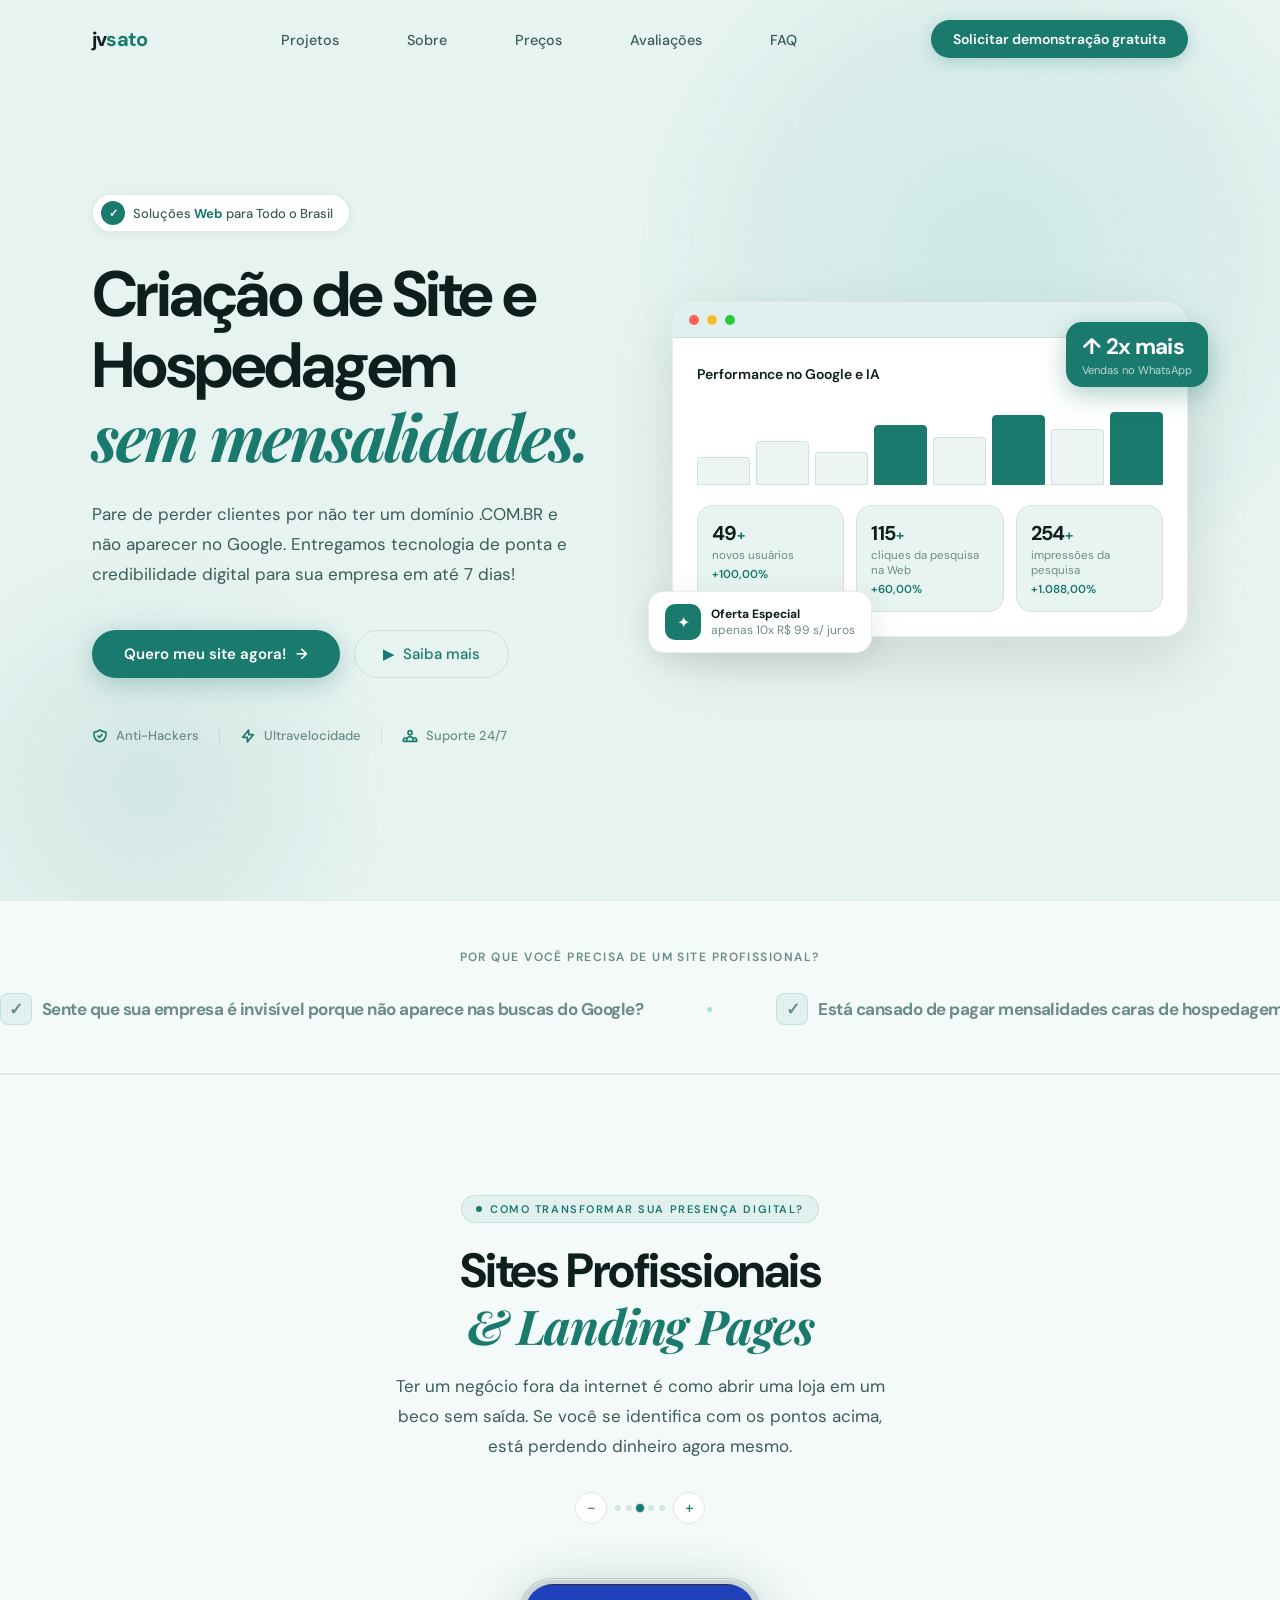
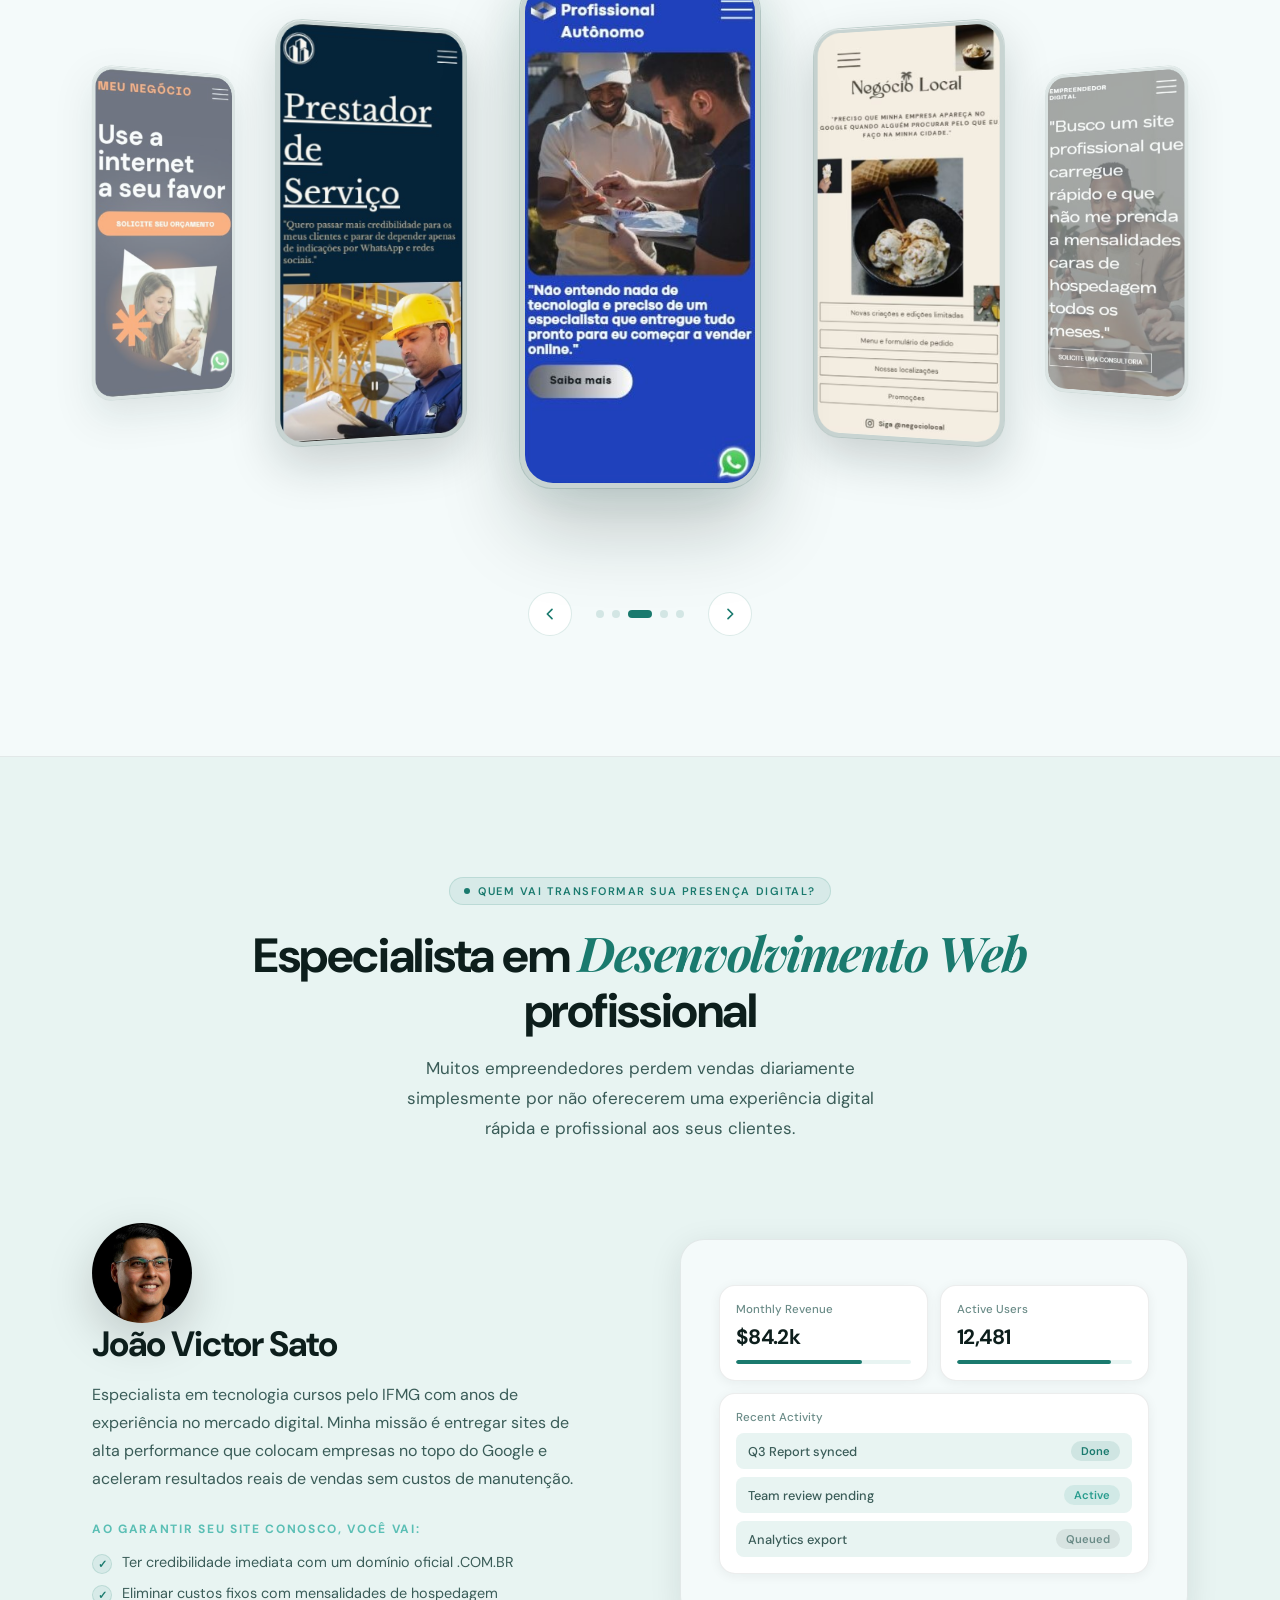
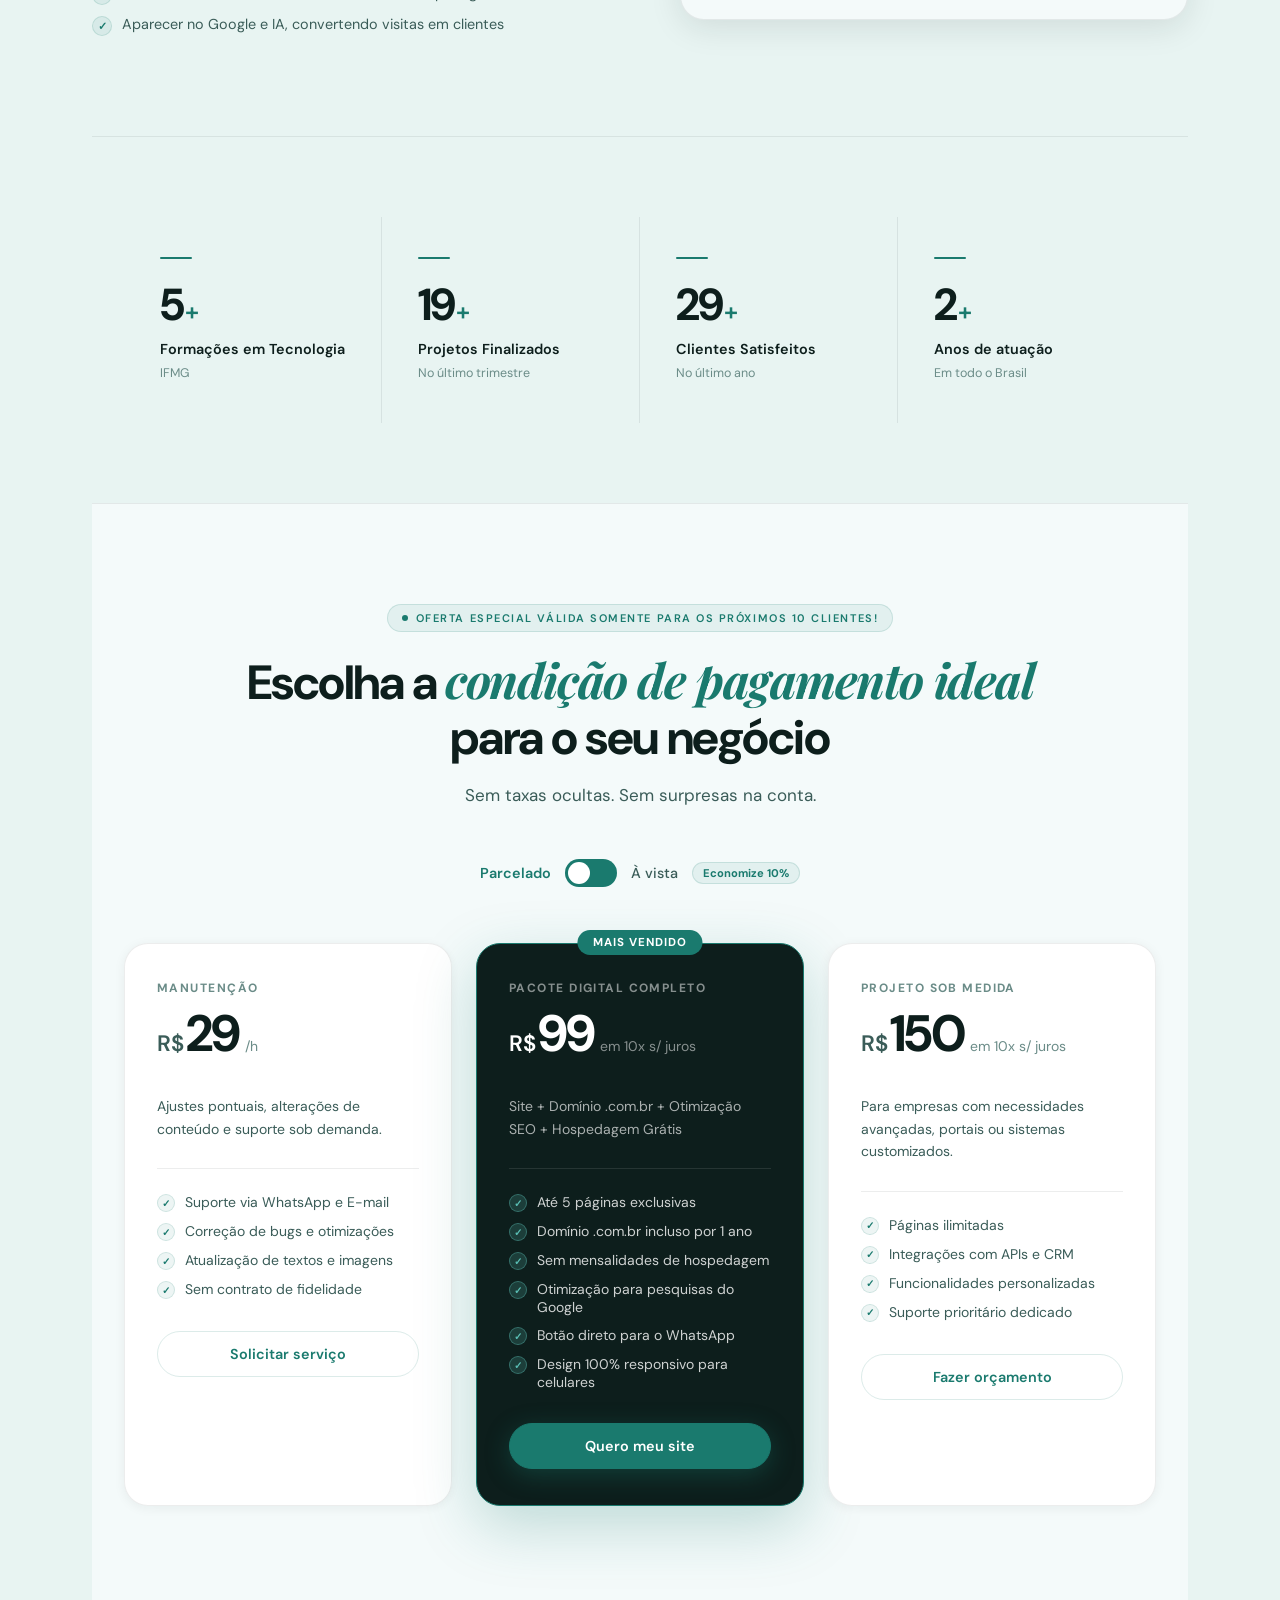
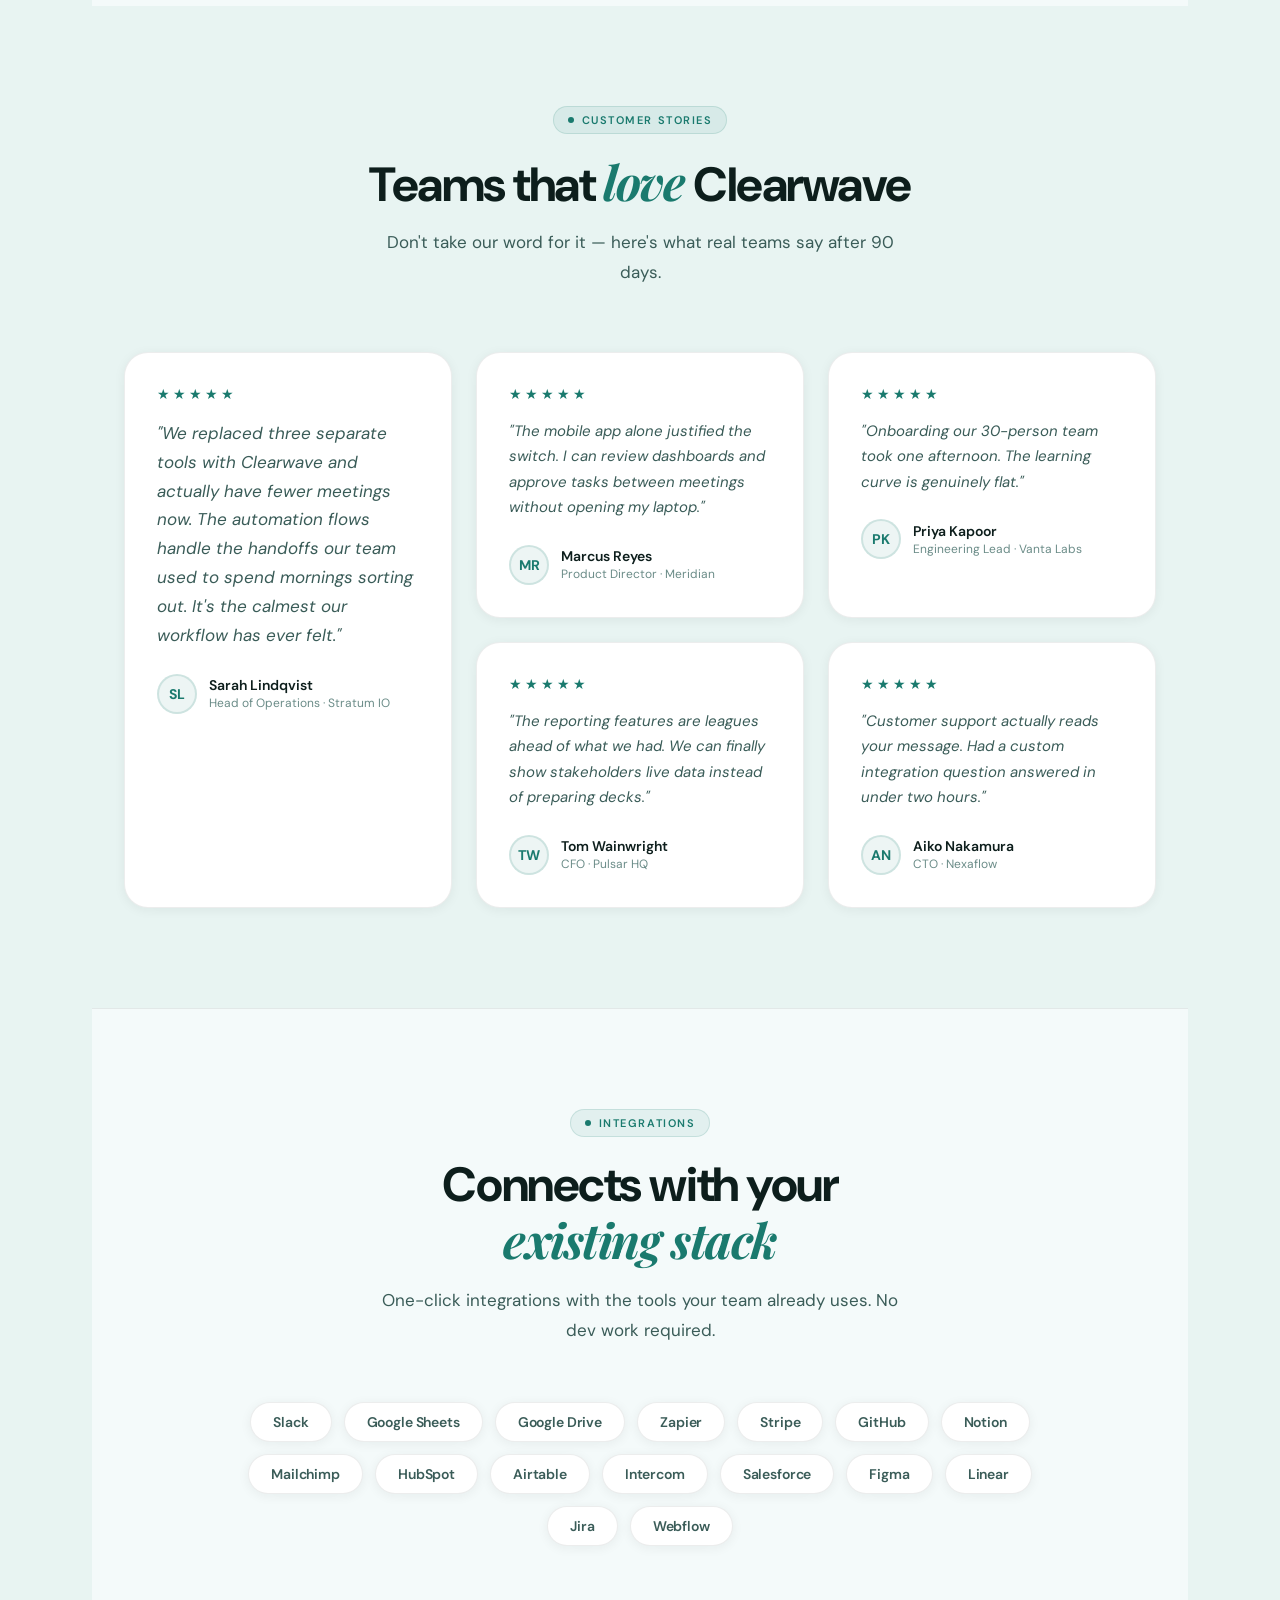
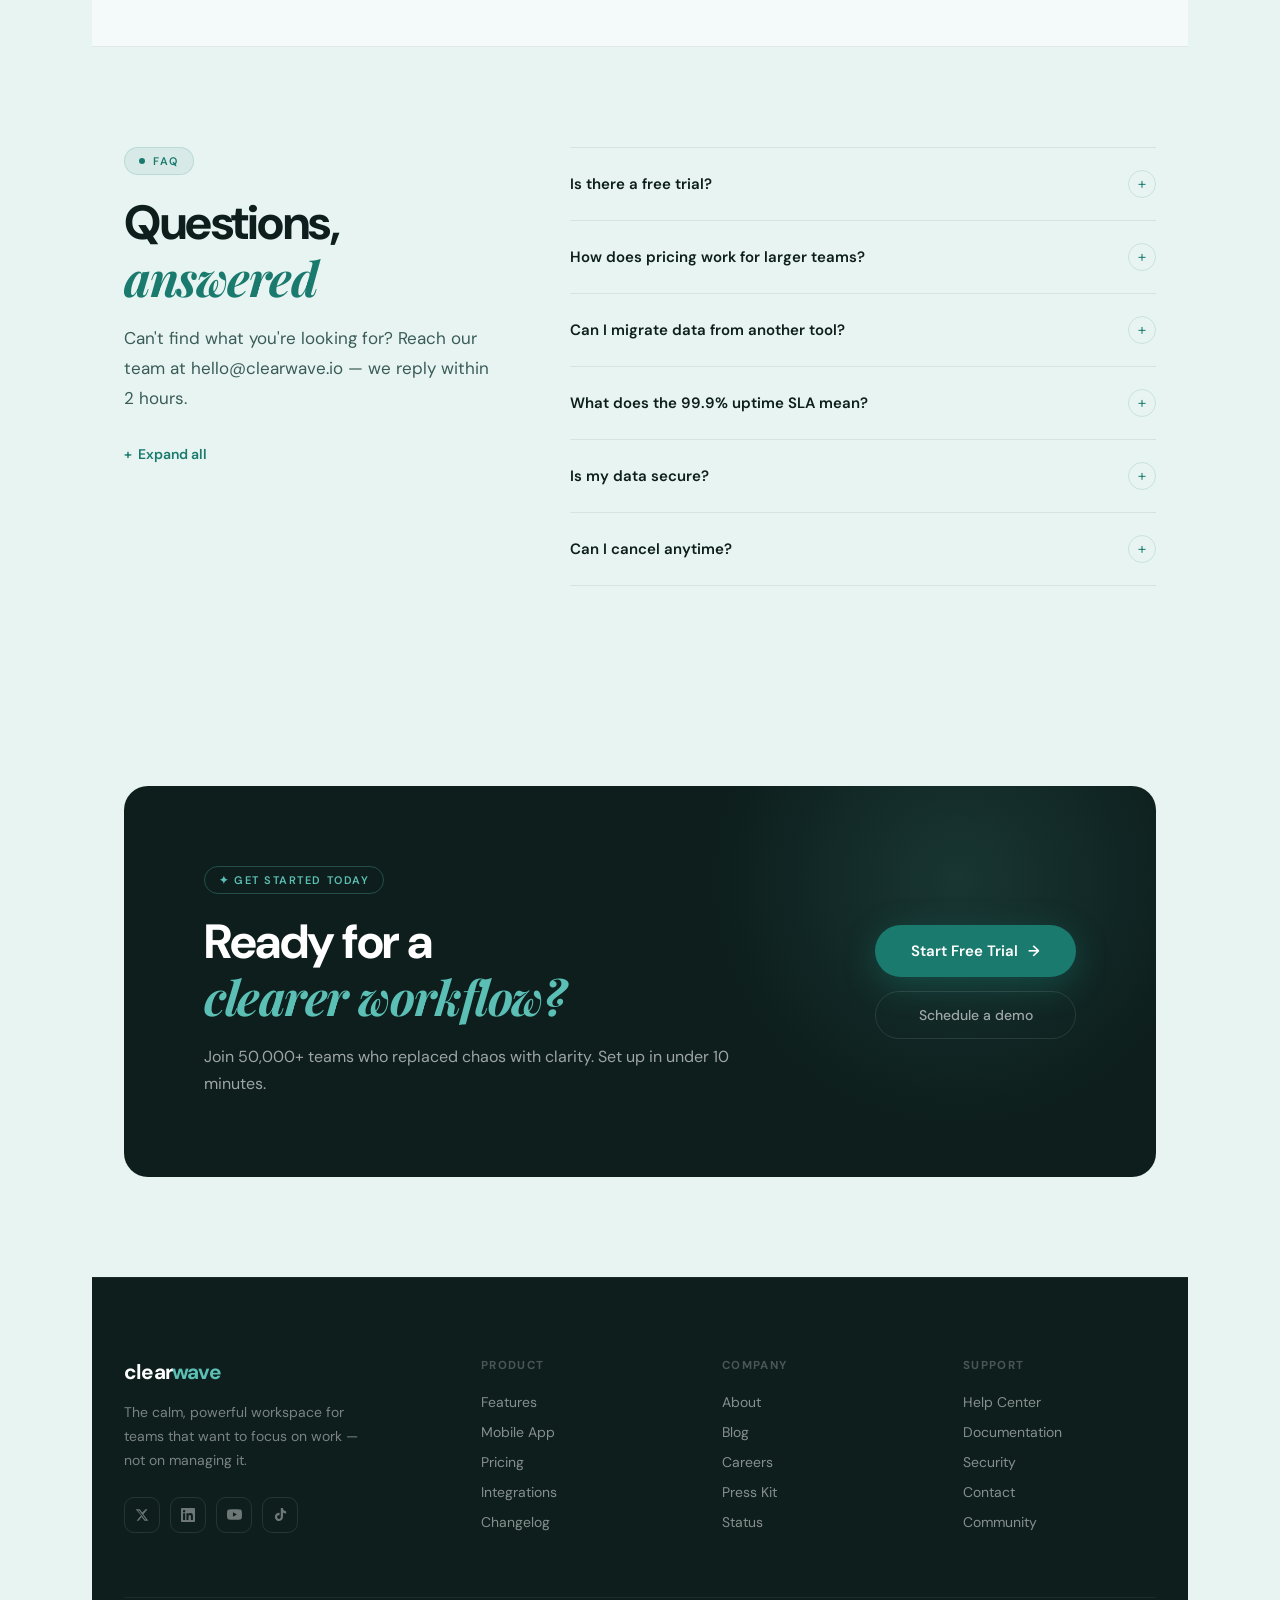
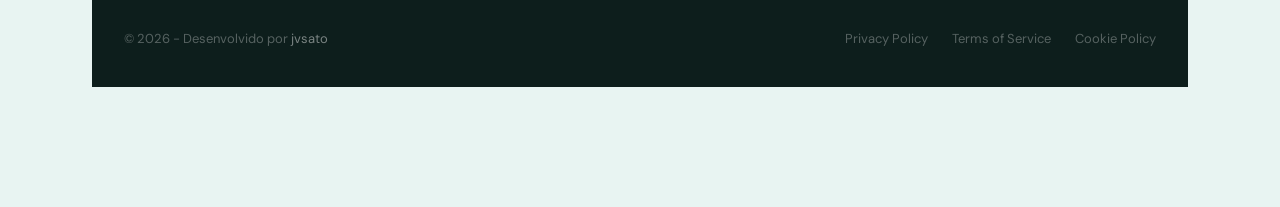
<file: index.html>
<!DOCTYPE html>
<html lang="pt-BR">

<head>
  <meta charset="UTF-8" />
  <meta name="viewport" content="width=device-width, initial-scale=1.0" />
  <title>jvsato | Soluções WEB para todo o Brasil</title>
  <link rel="preconnect" href="https://fonts.googleapis.com" />
  <link rel="preconnect" href="https://fonts.gstatic.com" crossorigin />
  <link
    href="https://fonts.googleapis.com/css2?family=DM+Sans:ital,opsz,wght@0,9..40,300;0,9..40,400;0,9..40,500;0,9..40,600;0,9..40,700;1,9..40,300&family=Playfair+Display:ital,wght@0,700;1,600&display=swap"
    rel="stylesheet" />

  <link rel="stylesheet" href="styles.css" />

  <meta name="description"
    content="Criação de sites profissionais de alta velocidade, SEO otimizado, configuração de domínio .com.br e sem mensalidade de hospedagem. Atendimento online para todo o Brasil. Peça seu orçamento!" />
  <meta name="keywords"
    content="criação de sites, site profissional, desenvolvimento web, landing page, site sem mensalidade, desenvolvedor de sites, criar site online, domínio .com.br, jvsato" />

</head>

<body>

  <!-- ── MOBILE MENU ── -->
  <div class="mobile-menu" id="mobileMenu" role="dialog" aria-modal="true" aria-label="Navigation">
    <a href="#screens">Projetos</a>
    <a href="#features">Sobre</a>
    <a href="#pricing">Preços</a>
    <a href="#testimonials">Avaliações</a>
    <a href="#faq">FAQ</a>
    <a href="#integrations" class="mobile-cta btn-primary">Solicitar demonstração gratuita</a>
  </div>

  <!-- ── 1. NAV ── -->
  <nav class="nav" id="mainNav" role="navigation" aria-label="Main navigation">
    <div class="nav-inner">
      <a href="#" class="nav-logo">jv<span>sato</span></a>
      <ul class="nav-links" role="list">
        <li><a href="#screens">Projetos</a></li>
        <li><a href="#features">Sobre</a></li>
        <li><a href="#pricing">Preços</a></li>
        <li><a href="#testimonials">Avaliações</a></li>
        <li><a href="#faq">FAQ</a></li>
      </ul>
      <div class="nav-cta">
        <a href="#integrations" class="btn-primary">Solicitar demonstração gratuita</a>
      </div>
      <button class="nav-hamburger" id="hamburger" aria-label="Toggle menu" aria-expanded="false">
        <span></span><span></span><span></span>
      </button>
    </div>
  </nav>

  <!-- ── 2. HERO ── -->
  <section class="hero">
    <div class="container">
      <div class="hero-inner">
        <div class="hero-content">
          <div class="hero-badge reveal">
            <div class="hero-badge-dot">✓</div>
            <span>Soluções <strong>Web</strong> para Todo o Brasil</span>
          </div>
          <h1 class="hero-title reveal reveal-delay-1">
            Criação de Site e Hospedagem<br><em>sem mensalidades.</em>
          </h1>
          <p class="hero-sub reveal reveal-delay-2">
            Pare de perder clientes por não ter um domínio .COM.BR e não aparecer no Google. Entregamos tecnologia de
            ponta e credibilidade digital para sua empresa em até 7 dias!
          </p>
          <div class="hero-actions reveal reveal-delay-3">
            <a href="#integrations" class="btn-primary-lg">
              Quero meu site agora!
              <span class="btn-arrow">→</span>
            </a>
            <a href="#screens" class="btn-outline-lg">
              <span>▶</span> Saiba mais
            </a>
          </div>
          <div class="hero-trust reveal reveal-delay-4">
            <div class="trust-item">
              <svg width="16" height="16" fill="none" viewBox="0 0 24 24" stroke="currentColor" stroke-width="2.5">
                <path stroke-linecap="round" stroke-linejoin="round"
                  d="M9 12l2 2 4-4m5.618-4.016A11.955 11.955 0 0112 2.944a11.955 11.955 0 01-8.618 3.04A12.02 12.02 0 003 9c0 5.591 3.824 10.29 9 11.622 5.176-1.332 9-6.03 9-11.622 0-1.042-.133-2.052-.382-3.016z" />
              </svg>
              Anti-Hackers
            </div>
            <div class="trust-divider"></div>
            <div class="trust-item">
              <svg width="16" height="16" fill="none" viewBox="0 0 24 24" stroke="currentColor" stroke-width="2.5">
                <path stroke-linecap="round" stroke-linejoin="round" d="M13 10V3L4 14h7v7l9-11h-7z" />
              </svg>
              Ultravelocidade
            </div>
            <div class="trust-divider"></div>
            <div class="trust-item">
              <svg width="16" height="16" fill="none" viewBox="0 0 24 24" stroke="currentColor" stroke-width="2.5">
                <path stroke-linecap="round" stroke-linejoin="round"
                  d="M17 20h5v-2a3 3 0 00-5.356-1.857M17 20H7m10 0v-2c0-.656-.126-1.283-.356-1.857M7 20H2v-2a3 3 0 015.356-1.857M7 20v-2c0-.656.126-1.283.356-1.857m0 0a5.002 5.002 0 019.288 0M15 7a3 3 0 11-6 0 3 3 0 016 0z" />
              </svg>
              Suporte 24/7
            </div>
          </div>
        </div>
        <div class="hero-visual reveal reveal-delay-2">
          <div class="hero-dashboard">
            <div class="dashboard-bar">
              <div class="db-dot"></div>
              <div class="db-dot"></div>
              <div class="db-dot"></div>
            </div>
            <div class="dashboard-body">
              <div class="db-header">
                <div class="db-title">Performance no Google e IA</div>
                <div class="db-tag">Live</div>
              </div>
              <div class="db-chart">
                <div class="db-bar" style="height:35%"></div>
                <div class="db-bar" style="height:55%"></div>
                <div class="db-bar" style="height:42%"></div>
                <div class="db-bar active" style="height:75%"></div>
                <div class="db-bar" style="height:60%"></div>
                <div class="db-bar active" style="height:88%"></div>
                <div class="db-bar" style="height:70%"></div>
                <div class="db-bar active" style="height:92%"></div>
              </div>
              <div class="db-stats">
                <div class="db-stat">
                  <div class="db-stat-val">49<span style="font-size:.9rem;color:var(--accent)">+</span></div>
                  <div class="db-stat-label">novos usuários</div>
                  <div class="db-stat-change">+100,00%</div>
                </div>
                <div class="db-stat">
                  <div class="db-stat-val">115<span style="font-size:.9rem;color:var(--accent)">+</span></div>
                  <div class="db-stat-label">cliques da pesquisa na Web</div>
                  <div class="db-stat-change">+60,00%</div>
                </div>
                <div class="db-stat">
                  <div class="db-stat-val">254<span style="font-size:.9rem;color:var(--accent)">+</span></div>
                  <div class="db-stat-label">impressões da pesquisa</div>
                  <div class="db-stat-change">+1.088,00%</div>
                </div>
              </div>
            </div>
          </div>
          <div class="hero-float-badge">
            <div class="float-badge-icon">✦</div>
            <div class="float-badge-text">
              <strong>Oferta Especial</strong>
              <span>apenas 10x R$ 99 s/ juros</span>
            </div>
          </div>
          <div class="hero-float-badge-2">
            <div class="float-badge-2-val">↑ 2x mais</div>
            <div class="float-badge-2-label">Vendas no WhatsApp</div>
          </div>
        </div>
      </div>
    </div>
  </section>

  <!-- ── 3. LOGO TICKER ── -->
  <div class="ticker-section">
    <div class="ticker-label">Por que você precisa de um Site Profissional?</div>
    <div class="ticker-track-wrap">
      <div class="ticker-track">
        <!-- Set 1 -->
        <div class="ticker-item">
          <div class="ticker-item-icon">✓</div>Sente que sua empresa é invisível porque não aparece nas buscas do
          Google?
        </div>
        <div class="ticker-dot"></div>
        <div class="ticker-item">
          <div class="ticker-item-icon">✓</div>Está cansado de pagar mensalidades caras de hospedagem que nunca
          terminam?
        </div>
        <div class="ticker-dot"></div>
        <div class="ticker-item">
          <div class="ticker-item-icon">✓</div>Perde vendas porque seu site atual é lento e demora séculos para carregar
          no celular?
        </div>
        <div class="ticker-dot"></div>
        <div class="ticker-item">
          <div class="ticker-item-icon">✓</div>Sente que seu negócio não passa credibilidade por não ter um domínio
          oficial .com.br?
        </div>
        <div class="ticker-dot"></div>
        <div class="ticker-item">
          <div class="ticker-item-icon">✓</div>Já tentou criar um site sozinho e desistiu por causa da complexidade
          técnica?
        </div>
        <div class="ticker-dot"></div>
        <!-- Set 2 for looping -->
        <div class="ticker-item">
          <div class="ticker-item-icon">✓</div>Sente que sua empresa é invisível porque não aparece nas buscas do
          Google?
        </div>
        <div class="ticker-dot"></div>
        <div class="ticker-item">
          <div class="ticker-item-icon">✓</div>Está cansado de pagar mensalidades caras de hospedagem que nunca
          terminam?
        </div>
        <div class="ticker-dot"></div>
        <div class="ticker-item">
          <div class="ticker-item-icon">✓</div>Perde vendas porque seu site atual é lento e demora séculos para carregar
          no celular?
        </div>
        <div class="ticker-dot"></div>
        <div class="ticker-item">
          <div class="ticker-item-icon">✓</div>Sente que seu negócio não passa credibilidade por não ter um domínio
          oficial .com.br?
        </div>
        <div class="ticker-dot"></div>
        <div class="ticker-item">
          <div class="ticker-item-icon">✓</div>Já tentou criar um site sozinho e desistiu por causa da complexidade
          técnica?
        </div>
        <div class="ticker-dot"></div>
      </div>
    </div>
  </div>


  <!-- ── 5. 3D PHONE CAROUSEL ── -->
  <section class="carousel-section" id="screens">
    <div class="container">
      <div class="carousel-header">
        <div class="section-label reveal">Como transformar sua presença digital?</div>
        <h2 class="section-title reveal reveal-delay-1">Sites Profissionais<br><em>& Landing Pages</em></h2>
        <p class="section-sub reveal reveal-delay-2">Ter um negócio fora da internet é como abrir uma loja em um beco
          sem saída. Se você se identifica com os pontos acima, está perdendo dinheiro agora mesmo.</p>
      </div>
    </div>
    <div class="carousel-zoom">
      <button class="zoom-btn" id="zoomOut" aria-label="Zoom out">−</button>
      <div class="zoom-pips" id="zoomPips"></div>
      <button class="zoom-btn" id="zoomIn" aria-label="Zoom in">+</button>
    </div>

    <div class="carousel-stage" id="carouselStage">
      <div class="carousel-track" id="carouselTrack">

        <!-- Phone screens: 5 different screen designs + extras for looping -->
        <!-- We will render 7 cards and cycle positions -->

        <div class="phone-card" data-pos="left2" data-index="0">
          <div class="phone-shell">
            <div class="phone-screen">
              <img src="images/tm-622-screen-01.jpg" alt="App screen 1"
                style="width:100%;height:100%;object-fit:cover;display:block;" loading="lazy" />
            </div>
          </div>

        </div>

        <div class="phone-card" data-pos="left1" data-index="1">
          <div class="phone-shell">
            <div class="phone-screen">
              <img src="images/tm-622-screen-02.png" alt="App screen 2"
                style="width:100%;height:100%;object-fit:cover;display:block;" loading="lazy" />
            </div>
          </div>

        </div>

        <div class="phone-card" data-pos="center" data-index="2">
          <div class="phone-shell">
            <div class="phone-screen">
              <img src="images/tm-622-screen-03.jpg" alt="App screen 3"
                style="width:100%;height:100%;object-fit:cover;display:block;" loading="lazy" />
            </div>
          </div>

        </div>

        <div class="phone-card" data-pos="right1" data-index="3">
          <div class="phone-shell">
            <div class="phone-screen">
              <img src="images/tm-622-screen-04.jpg" alt="App screen 4"
                style="width:100%;height:100%;object-fit:cover;display:block;" loading="lazy" />
            </div>
          </div>

        </div>

        <div class="phone-card" data-pos="right2" data-index="4">
          <div class="phone-shell">
            <div class="phone-screen">
              <img src="images/tm-622-screen-05.jpg" alt="App screen 5"
                style="width:100%;height:100%;object-fit:cover;display:block;" loading="lazy" />
            </div>
          </div>

        </div>

      </div>
    </div>

    <div style="display:flex;align-items:center;justify-content:center;gap:24px;width:100%;margin-top:48px;">
      <button class="carousel-btn" id="carouselPrev" aria-label="Previous screen">
        <svg width="16" height="16" fill="none" viewBox="0 0 24 24" stroke="currentColor" stroke-width="2.5">
          <path stroke-linecap="round" stroke-linejoin="round" d="M15 19l-7-7 7-7" />
        </svg>
      </button>
      <div class="carousel-dots" id="carouselDots"></div>
      <button class="carousel-btn" id="carouselNext" aria-label="Next screen">
        <svg width="16" height="16" fill="none" viewBox="0 0 24 24" stroke="currentColor" stroke-width="2.5">
          <path stroke-linecap="round" stroke-linejoin="round" d="M9 5l7 7-7 7" />
        </svg>
      </button>
    </div>
  </section>

  <!-- ── 4. FEATURES ── -->
  <section class="features-section" id="features">
    <div class="container">
      <div class="features-header">
        <div class="section-label reveal">Quem vai transformar sua presença digital?</div>
        <h2 class="section-title reveal reveal-delay-1">Especialista em <em>Desenvolvimento Web</em><br>profissional
        </h2>
        <p class="section-sub reveal reveal-delay-2">Muitos empreendedores perdem vendas diariamente simplesmente por
          não oferecerem uma experiência digital rápida e profissional aos seus clientes.
        </p>
      </div>

      <!-- Feature -->
      <div class="feature-row">
        <div class="feature-content reveal">
          <img src="images/joao.jpg" width="50" height="50" class="avatar-image avatar-image-large img-fluid"
            alt="Imagem de João Victor Sato - Desenvolvedor Web especialista em criação de sites">
          <h3 class="feature-title">João Victor Sato</h3>
          <p class="feature-desc">Especialista em tecnologia cursos pelo IFMG com anos de experiência no mercado
            digital. Minha missão é entregar sites de alta performance que colocam empresas no topo do Google e aceleram
            resultados reais de vendas sem custos de manutenção.</p>
          <div class="feature-number">Ao garantir seu site conosco, você vai:</div>
          <div class="feature-checklist">
            <div class="feature-check">
              <div class="check-icon">✓</div><span>Ter credibilidade imediata com um domínio oficial .COM.BR</span>
            </div>
            <div class="feature-check">
              <div class="check-icon">✓</div><span>Eliminar custos fixos com mensalidades de hospedagem</span>
            </div>
            <div class="feature-check">
              <div class="check-icon">✓</div><span>Aparecer no Google e IA, convertendo visitas em clientes</span>
            </div>
          </div>
        </div>
        <div class="feature-visual reveal reveal-delay-1">
          <div class="feature-visual-inner">
            <div class="fv-row">
              <div class="fv-card">
                <div class="fv-card-label">Monthly Revenue</div>
                <div class="fv-card-val">$84.2k</div>
                <div class="fv-card-bar">
                  <div class="fv-card-bar-fill" style="width:72%"></div>
                </div>
              </div>
              <div class="fv-card">
                <div class="fv-card-label">Active Users</div>
                <div class="fv-card-val">12,481</div>
                <div class="fv-card-bar">
                  <div class="fv-card-bar-fill" style="width:88%"></div>
                </div>
              </div>
            </div>
            <div class="fv-card">
              <div class="fv-card-label">Recent Activity</div>
              <div class="fv-list" style="margin-top:8px">
                <div class="fv-list-item"><span class="fv-list-name">Q3 Report synced</span><span
                    class="fv-pill green">Done</span></div>
                <div class="fv-list-item"><span class="fv-list-name">Team review pending</span><span
                    class="fv-pill blue">Active</span></div>
                <div class="fv-list-item"><span class="fv-list-name">Analytics export</span><span
                    class="fv-pill dim">Queued</span></div>
              </div>
            </div>
          </div>
        </div>
      </div>

      <!-- ── 6. STATS ── -->
      <section class="stats-section">
        <div class="container">
          <div class="stats-grid">
            <div class="stat-card reveal">
              <div class="stat-rule"></div>
              <div class="stat-value"><span class="stat-num" data-target="6">0</span><span class="stat-suffix">+</span>
              </div>
              <div class="stat-label">Formações em Tecnologia</div>
              <div class="stat-sublabel">IFMG</div>
            </div>
            <div class="stat-card reveal reveal-delay-1">
              <div class="stat-rule"></div>
              <div class="stat-value"><span class="stat-num" data-target="20">0</span><span class="stat-suffix">+</span>
              </div>
              <div class="stat-label">Projetos Finalizados</div>
              <div class="stat-sublabel">No último trimestre</div>
            </div>
            <div class="stat-card reveal reveal-delay-2">
              <div class="stat-rule"></div>
              <div class="stat-value"><span class="stat-num" data-target="30">0</span><span class="stat-suffix">+</span>
              </div>
              <div class="stat-label">Clientes Satisfeitos</div>
              <div class="stat-sublabel">No último ano</div>
            </div>
            <div class="stat-card reveal reveal-delay-3">
              <div class="stat-rule"></div>
              <div class="stat-value"><span class="stat-num" data-target="3">0</span><span class="stat-suffix">+</span>
              </div>
              <div class="stat-label">Anos de atuação</div>
              <div class="stat-sublabel">Em todo o Brasil</div>
            </div>
          </div>
        </div>
      </section>

      <!-- ── 7. PRICING ── -->
      <section class="pricing-section" id="pricing">
        <div class="container">
          <div class="pricing-header">
            <div class="section-label reveal">Oferta especial válida somente para os próximos 10 clientes!</div>
            <h2 class="section-title reveal reveal-delay-1">Escolha a <em>condição de pagamento ideal</em><br>para o seu
              negócio</h2>
            <p class="section-sub reveal reveal-delay-2">Sem taxas ocultas. Sem surpresas na conta.</p>
          </div>
          <div class="pricing-toggle reveal">
            <span class="toggle-label active" id="monthlyLabel">Parcelado</span>
            <div class="toggle-switch" id="pricingToggle" role="switch" aria-checked="false" tabindex="0"
              aria-label="Toggle annual billing"></div>
            <span class="toggle-label" id="annualLabel">À vista</span>
            <div class="toggle-badge">Economize 10%</div>
          </div>
          <div class="pricing-grid">
            <!-- Card 1: Manutenção -->
            <div class="pricing-card reveal">
              <div class="pricing-tier">Manutenção</div>
              <div class="pricing-price">
                <span class="price-currency">R$</span>
                <span class="price-amount" id="price-starter">29</span>
                <span class="price-period">&nbsp;/h</span>
              </div>
              <div class="price-annual-note" id="annual-note-starter">&nbsp;</div>
              <p class="pricing-desc">Ajustes pontuais, alterações de conteúdo e suporte sob demanda.</p>
              <div class="pricing-divider"></div>
              <div class="pricing-features">
                <div class="pricing-feature">
                  <div class="pricing-check">✓</div><span>Suporte via WhatsApp e E-mail</span>
                </div>
                <div class="pricing-feature">
                  <div class="pricing-check">✓</div><span>Correção de bugs e otimizações</span>
                </div>
                <div class="pricing-feature">
                  <div class="pricing-check">✓</div><span>Atualização de textos e imagens</span>
                </div>
                <div class="pricing-feature">
                  <div class="pricing-check">✓</div><span>Sem contrato de fidelidade</span>
                </div>
              </div>
              <a href="#integrations" class="pricing-cta">Solicitar serviço</a>
            </div>

            <!-- Card 2: Pacote Completo (Destaque) -->
            <div class="pricing-card featured reveal reveal-delay-1">
              <div class="pricing-badge">Mais vendido</div>
              <div class="pricing-tier">Pacote Digital Completo</div>
              <div class="pricing-price">
                <span class="price-currency">R$</span>
                <span class="price-amount" id="price-pro">99</span>
                <span class="price-period" id="period-pro">&nbsp;em 10x s/ juros</span>
              </div>
              <div class="price-annual-note" id="annual-note-pro">&nbsp;</div>
              <p class="pricing-desc">Site + Domínio .com.br + Otimização SEO + Hospedagem Grátis</p>
              <div class="pricing-divider"></div>
              <div class="pricing-features">
                <div class="pricing-feature">
                  <div class="pricing-check">✓</div><span>Até 5 páginas exclusivas</span>
                </div>
                <div class="pricing-feature">
                  <div class="pricing-check">✓</div><span>Domínio .com.br incluso por 1 ano</span>
                </div>
                <div class="pricing-feature">
                  <div class="pricing-check">✓</div><span>Sem mensalidades de hospedagem</span>
                </div>
                <div class="pricing-feature">
                  <div class="pricing-check">✓</div><span>Otimização para pesquisas do Google</span>
                </div>
                <div class="pricing-feature">
                  <div class="pricing-check">✓</div><span>Botão direto para o WhatsApp</span>
                </div>
                <div class="pricing-feature">
                  <div class="pricing-check">✓</div><span>Design 100% responsivo para celulares</span>
                </div>
              </div>
              <a href="#integrations" class="pricing-cta">Quero meu site</a>
            </div>

            <!-- Card 3: Personalizado / Sob Consulta -->
            <div class="pricing-card reveal reveal-delay-2">
              <div class="pricing-tier">Projeto Sob Medida</div>
              <div class="pricing-price">
                <span class="price-currency">R$</span>
                <span class="price-amount" id="price-ent">150</span>
                <span class="price-period" id="period-ent">&nbsp;em 10x s/ juros</span>
              </div>
              <div class="price-annual-note" id="annual-note-ent">&nbsp;</div>
              <p class="pricing-desc">Para empresas com necessidades avançadas, portais ou sistemas customizados.</p>
              <div class="pricing-divider"></div>
              <div class="pricing-features">
                <div class="pricing-feature">
                  <div class="pricing-check">✓</div><span>Páginas ilimitadas</span>
                </div>
                <div class="pricing-feature">
                  <div class="pricing-check">✓</div><span>Integrações com APIs e CRM</span>
                </div>
                <div class="pricing-feature">
                  <div class="pricing-check">✓</div><span>Funcionalidades personalizadas</span>
                </div>
                <div class="pricing-feature">
                  <div class="pricing-check">✓</div><span>Suporte prioritário dedicado</span>
                </div>
              </div>
              <a href="#integrations" class="pricing-cta">Fazer orçamento</a>
            </div>
          </div>
        </div>
      </section>

      <!-- ── 8. TESTIMONIALS ── -->
      <section class="testimonials-section" id="testimonials">
        <div class="container">
          <div class="testimonials-header">
            <div class="section-label reveal">Customer Stories</div>
            <h2 class="section-title reveal reveal-delay-1">Teams that <em>love</em> Clearwave</h2>
            <p class="section-sub reveal reveal-delay-2">Don't take our word for it — here's what real teams say after
              90
              days.</p>
          </div>
          <div class="testimonials-grid">
            <div class="testimonial-card tall reveal">
              <div class="testimonial-stars"><span>★</span><span>★</span><span>★</span><span>★</span><span>★</span>
              </div>
              <p class="testimonial-quote">"We replaced three separate tools with Clearwave and actually have fewer
                meetings
                now. The automation flows handle the handoffs our team used to spend mornings sorting out. It's the
                calmest
                our workflow has ever felt."</p>
              <div class="testimonial-author">
                <div class="author-avatar">SL</div>
                <div>
                  <div class="author-name">Sarah Lindqvist</div>
                  <div class="author-role">Head of Operations · Stratum IO</div>
                </div>
              </div>
            </div>
            <div class="testimonial-card reveal reveal-delay-1">
              <div class="testimonial-stars"><span>★</span><span>★</span><span>★</span><span>★</span><span>★</span>
              </div>
              <p class="testimonial-quote">"The mobile app alone justified the switch. I can review dashboards and
                approve
                tasks between meetings without opening my laptop."</p>
              <div class="testimonial-author">
                <div class="author-avatar">MR</div>
                <div>
                  <div class="author-name">Marcus Reyes</div>
                  <div class="author-role">Product Director · Meridian</div>
                </div>
              </div>
            </div>
            <div class="testimonial-card reveal reveal-delay-2">
              <div class="testimonial-stars"><span>★</span><span>★</span><span>★</span><span>★</span><span>★</span>
              </div>
              <p class="testimonial-quote">"Onboarding our 30-person team took one afternoon. The learning curve is
                genuinely flat."</p>
              <div class="testimonial-author">
                <div class="author-avatar">PK</div>
                <div>
                  <div class="author-name">Priya Kapoor</div>
                  <div class="author-role">Engineering Lead · Vanta Labs</div>
                </div>
              </div>
            </div>
            <div class="testimonial-card reveal reveal-delay-1">
              <div class="testimonial-stars"><span>★</span><span>★</span><span>★</span><span>★</span><span>★</span>
              </div>
              <p class="testimonial-quote">"The reporting features are leagues ahead of what we had. We can finally show
                stakeholders live data instead of preparing decks."</p>
              <div class="testimonial-author">
                <div class="author-avatar">TW</div>
                <div>
                  <div class="author-name">Tom Wainwright</div>
                  <div class="author-role">CFO · Pulsar HQ</div>
                </div>
              </div>
            </div>
            <div class="testimonial-card reveal reveal-delay-2">
              <div class="testimonial-stars"><span>★</span><span>★</span><span>★</span><span>★</span><span>★</span>
              </div>
              <p class="testimonial-quote">"Customer support actually reads your message. Had a custom integration
                question
                answered in under two hours."</p>
              <div class="testimonial-author">
                <div class="author-avatar">AN</div>
                <div>
                  <div class="author-name">Aiko Nakamura</div>
                  <div class="author-role">CTO · Nexaflow</div>
                </div>
              </div>
            </div>
          </div>
        </div>
      </section>

      <!-- ── 9. INTEGRATIONS ── -->
      <section class="integrations-section" id="integrations">
        <div class="container">
          <div class="integrations-header">
            <div class="section-label reveal">Integrations</div>
            <h2 class="section-title reveal reveal-delay-1">Connects with your<br><em>existing stack</em></h2>
            <p class="section-sub reveal reveal-delay-2">One-click integrations with the tools your team already uses.
              No
              dev work required.</p>
          </div>
          <div class="integrations-grid">
            <div class="integration-tile reveal">
              <div class="integration-name">Slack</div>
            </div>
            <div class="integration-tile reveal reveal-delay-1">
              <div class="integration-name">Google Sheets</div>
            </div>
            <div class="integration-tile reveal reveal-delay-2">
              <div class="integration-name">Google Drive</div>
            </div>
            <div class="integration-tile reveal reveal-delay-3">
              <div class="integration-name">Zapier</div>
            </div>
            <div class="integration-tile reveal">
              <div class="integration-name">Stripe</div>
            </div>
            <div class="integration-tile reveal reveal-delay-1">
              <div class="integration-name">GitHub</div>
            </div>
            <div class="integration-tile reveal reveal-delay-2">
              <div class="integration-name">Notion</div>
            </div>
            <div class="integration-tile reveal reveal-delay-3">
              <div class="integration-name">Mailchimp</div>
            </div>
            <div class="integration-tile reveal">
              <div class="integration-name">HubSpot</div>
            </div>
            <div class="integration-tile reveal reveal-delay-1">
              <div class="integration-name">Airtable</div>
            </div>
            <div class="integration-tile reveal reveal-delay-2">
              <div class="integration-name">Intercom</div>
            </div>
            <div class="integration-tile reveal reveal-delay-3">
              <div class="integration-name">Salesforce</div>
            </div>
            <div class="integration-tile reveal">
              <div class="integration-name">Figma</div>
            </div>
            <div class="integration-tile reveal reveal-delay-1">
              <div class="integration-name">Linear</div>
            </div>
            <div class="integration-tile reveal reveal-delay-2">
              <div class="integration-name">Jira</div>
            </div>
            <div class="integration-tile reveal reveal-delay-3">
              <div class="integration-name">Webflow</div>
            </div>
          </div>
        </div>
      </section>

      <!-- ── 10. FAQ ── -->
      <section class="faq-section" id="faq">
        <div class="container">
          <div class="faq-inner">
            <div class="faq-sidebar reveal">
              <div class="section-label">FAQ</div>
              <h2 class="section-title">Questions,<br><em>answered</em></h2>
              <p class="section-sub">Can't find what you're looking for? Reach our team at hello@clearwave.io — we reply
                within 2 hours.</p>
              <button class="faq-toggle-all" id="faqToggleAll">
                <span id="faqToggleIcon">+</span> Expand all</button>
            </div>
            <div class="faq-list reveal reveal-delay-1" id="faqList">
              <div class="faq-item">
                <div class="faq-question" tabindex="0" role="button" aria-expanded="false">
                  Is there a free trial?
                  <div class="faq-icon">+</div>
                </div>
                <div class="faq-answer">
                  <div class="faq-answer-inner">Yes — every plan starts with a 14-day free trial, no credit card
                    required.
                    You get full access to all features in your chosen tier so you can make a real evaluation before
                    committing.</div>
                </div>
              </div>
              <div class="faq-item">
                <div class="faq-question" tabindex="0" role="button" aria-expanded="false">
                  How does pricing work for larger teams?
                  <div class="faq-icon">+</div>
                </div>
                <div class="faq-answer">
                  <div class="faq-answer-inner">Starter and Professional plans are per-workspace, not per-seat — so you
                    won't see surprise bills as your team grows. Enterprise plans are custom-quoted based on your
                    specific
                    needs and contract length.</div>
                </div>
              </div>
              <div class="faq-item">
                <div class="faq-question" tabindex="0" role="button" aria-expanded="false">
                  Can I migrate data from another tool?
                  <div class="faq-icon">+</div>
                </div>
                <div class="faq-answer">
                  <div class="faq-answer-inner">We support CSV imports and direct migration from Notion, Airtable,
                    Asana,
                    and Trello. Enterprise customers get a dedicated migration specialist who handles the entire process
                    for
                    you.</div>
                </div>
              </div>
              <div class="faq-item">
                <div class="faq-question" tabindex="0" role="button" aria-expanded="false">
                  What does the 99.9% uptime SLA mean?
                  <div class="faq-icon">+</div>
                </div>
                <div class="faq-answer">
                  <div class="faq-answer-inner">It means Clearwave is contractually committed to less than 8.7 hours of
                    downtime per year. We monitor availability 24/7, post all incidents publicly at status.clearwave.io,
                    and
                    issue credits automatically if SLA is breached.</div>
                </div>
              </div>
              <div class="faq-item">
                <div class="faq-question" tabindex="0" role="button" aria-expanded="false">
                  Is my data secure?
                  <div class="faq-icon">+</div>
                </div>
                <div class="faq-answer">
                  <div class="faq-answer-inner">Clearwave is SOC 2 Type II certified, GDPR compliant, and ISO 27001
                    aligned.
                    All data is encrypted in transit and at rest. You can request a full security report from our
                    compliance
                    team at any time.</div>
                </div>
              </div>
              <div class="faq-item">
                <div class="faq-question" tabindex="0" role="button" aria-expanded="false">
                  Can I cancel anytime?
                  <div class="faq-icon">+</div>
                </div>
                <div class="faq-answer">
                  <div class="faq-answer-inner">Yes. There are no lock-in contracts on monthly plans. Cancel from your
                    account settings at any time and you won't be charged again. Annual plans are non-refundable but can
                    be
                    cancelled to stop renewal.</div>
                </div>
              </div>
            </div>
          </div>
        </div>
      </section>

      <!-- ── 11. CTA BANNER ── -->
      <section class="cta-section">
        <div class="container">
          <div class="cta-inner reveal">
            <div class="cta-content">
              <div class="cta-label">✦ Get Started Today</div>
              <h2 class="cta-title">Ready for a<br><em>clearer workflow?</em></h2>
              <p class="cta-sub">Join 50,000+ teams who replaced chaos with clarity. Set up in under 10 minutes.</p>
            </div>
            <div class="cta-actions">
              <a href="#" class="btn-cta-primary">
                Start Free Trial
                <span>→</span>
              </a>
              <a href="#" class="btn-cta-ghost">Schedule a demo</a>
            </div>
          </div>
        </div>
      </section>

      <!-- ── 12. FOOTER ── -->
      <footer class="footer">
        <div class="container">
          <div class="footer-grid">
            <div class="footer-brand">
              <a href="#" class="nav-logo">clear<span style="color:var(--accent-light)">wave</span></a>
              <p class="footer-brand-desc">The calm, powerful workspace for teams that want to focus on work — not on
                managing it.</p>
              <div class="footer-socials">
                <a href="#" class="social-btn" aria-label="Twitter / X">
                  <svg width="14" height="14" viewBox="0 0 24 24" fill="currentColor">
                    <path
                      d="M18.244 2.25h3.308l-7.227 8.26 8.502 11.24H16.17l-4.714-6.231-5.401 6.231H2.744l7.73-8.835L1.254 2.25H8.08l4.253 5.622zm-1.161 17.52h1.833L7.084 4.126H5.117z" />
                  </svg>
                </a>
                <a href="#" class="social-btn" aria-label="LinkedIn">
                  <svg width="14" height="14" viewBox="0 0 24 24" fill="currentColor">
                    <path
                      d="M20.447 20.452h-3.554v-5.569c0-1.328-.027-3.037-1.852-3.037-1.853 0-2.136 1.445-2.136 2.939v5.667H9.351V9h3.414v1.561h.046c.477-.9 1.637-1.85 3.37-1.85 3.601 0 4.267 2.37 4.267 5.455v6.286zM5.337 7.433a2.062 2.062 0 01-2.063-2.065 2.064 2.064 0 112.063 2.065zm1.782 13.019H3.555V9h3.564v11.452zM22.225 0H1.771C.792 0 0 .774 0 1.729v20.542C0 23.227.792 24 1.771 24h20.451C23.2 24 24 23.227 24 22.271V1.729C24 .774 23.2 0 22.222 0h.003z" />
                  </svg>
                </a>
                <a href="#" class="social-btn" aria-label="YouTube">
                  <svg width="15" height="15" viewBox="0 0 24 24" fill="currentColor">
                    <path
                      d="M23.498 6.186a3.016 3.016 0 00-2.122-2.136C19.505 3.545 12 3.545 12 3.545s-7.505 0-9.377.505A3.017 3.017 0 00.502 6.186C0 8.07 0 12 0 12s0 3.93.502 5.814a3.016 3.016 0 002.122 2.136c1.871.505 9.376.505 9.376.505s7.505 0 9.377-.505a3.015 3.015 0 002.122-2.136C24 15.93 24 12 24 12s0-3.93-.502-5.814zM9.545 15.568V8.432L15.818 12l-6.273 3.568z" />
                  </svg>
                </a>
                <a href="#" class="social-btn" aria-label="TikTok">
                  <svg width="13" height="13" viewBox="0 0 24 24" fill="currentColor">
                    <path
                      d="M12.525.02c1.31-.02 2.61-.01 3.91-.02.08 1.53.63 3.09 1.75 4.17 1.12 1.11 2.7 1.62 4.24 1.79v4.03c-1.44-.05-2.89-.35-4.2-.97-.57-.26-1.1-.59-1.62-.93-.01 2.92.01 5.84-.02 8.75-.08 1.4-.54 2.79-1.35 3.94-1.31 1.92-3.58 3.17-5.91 3.21-1.43.08-2.86-.31-4.08-1.03-2.02-1.19-3.44-3.37-3.65-5.71-.02-.5-.03-1-.01-1.49.18-1.9 1.12-3.72 2.58-4.96 1.66-1.44 3.98-2.13 6.15-1.72.02 1.48-.04 2.96-.04 4.44-.99-.32-2.15-.23-3.02.37-.63.41-1.11 1.04-1.36 1.75-.21.51-.15 1.07-.14 1.61.24 1.64 1.82 3.02 3.5 2.87 1.12-.01 2.19-.66 2.77-1.61.19-.33.4-.67.41-1.06.1-1.79.06-3.57.07-5.36.01-4.03-.01-8.05.02-12.07z" />
                  </svg>
                </a>
              </div>
            </div>
            <div>
              <div class="footer-col-label">Product</div>
              <div class="footer-links">
                <a href="#features">Features</a>
                <a href="#screens">Mobile App</a>
                <a href="#pricing">Pricing</a>
                <a href="#integrations">Integrations</a>
                <a href="#">Changelog</a>
              </div>
            </div>
            <div>
              <div class="footer-col-label">Company</div>
              <div class="footer-links">
                <a href="#">About</a>
                <a href="#">Blog</a>
                <a href="#">Careers</a>
                <a href="#">Press Kit</a>
                <a href="#">Status</a>
              </div>
            </div>
            <div>
              <div class="footer-col-label">Support</div>
              <div class="footer-links">
                <a href="#">Help Center</a>
                <a href="#">Documentation</a>
                <a href="#">Security</a>
                <a href="#">Contact</a>
                <a href="#">Community</a>
              </div>
            </div>
          </div>
          <div class="footer-bottom">
            <div class="footer-copy">
              © 2026 - Desenvolvido por <a rel="nofollow" href="https://www.jvsato.com.br" target="_blank">jvsato</a>
            </div>
            <div class="footer-legal">
              <a href="#">Privacy Policy</a>
              <a href="#">Terms of Service</a>
              <a href="#">Cookie Policy</a>
            </div>
          </div>
        </div>
      </footer>

      <script src="script.js"></script>
</body>

</html>
</file>
<file: styles.css>
/*
TemplateMo 622 Clearwave
https://templatemo.com/tm-622-clearwave
Free for personal and commercial use
*/

/* ── TOKENS ── */
:root {
  --bg: #E8F4F2;
  --bg-alt: #DFF0EE;
  --surface: #F4FAFA;
  --surface-2: #FFFFFF;
  --accent: #1A7A6E;
  --accent-mid: #2A9D8F;
  --accent-light: #5BBFB5;
  --accent-ghost: rgba(26, 122, 110, 0.08);
  --accent-border: rgba(26, 122, 110, 0.15);
  --text-1: #0D1E1C;
  --text-2: #3A5C58;
  --text-3: #6B8C88;
  --border: rgba(13, 30, 28, 0.08);
  --shadow-sm: 0 2px 12px rgba(13, 30, 28, 0.06);
  --shadow-md: 0 8px 32px rgba(13, 30, 28, 0.10);
  --shadow-lg: 0 24px 64px rgba(13, 30, 28, 0.13);
  --silk: cubic-bezier(0.16, 1, 0.3, 1);
  --silk-dur: 0.8s;
  --radius: 16px;
  --radius-lg: 24px;
}

/* ── RESET ── */
*,
*::before,
*::after {
  box-sizing: border-box;
  margin: 0;
  padding: 0;
}

html {
  scroll-behavior: smooth;
  font-size: 16px;
  scroll-padding-top: 80px;
}

body {
  font-family: 'DM Sans', sans-serif;
  background: var(--bg);
  color: var(--text-1);
  overflow-x: hidden;
  -webkit-font-smoothing: antialiased;
}

a {
  text-decoration: none;
  color: inherit;
}

ul {
  list-style: none;
}

img {
  display: block;
  max-width: 100%;
}

button {
  cursor: pointer;
  border: none;
  background: none;
  font-family: inherit;
}

/* ── SUBTLE NOISE TEXTURE ── */
body::before {
  content: '';
  position: fixed;
  inset: 0;
  pointer-events: none;
  z-index: 0;
  opacity: 0.022;
  background-image: url("data:image/svg+xml,%3Csvg viewBox='0 0 256 256' xmlns='http://www.w3.org/2000/svg'%3E%3Cfilter id='noise'%3E%3CfeTurbulence type='fractalNoise' baseFrequency='0.9' numOctaves='4' stitchTiles='stitch'/%3E%3C/filter%3E%3Crect width='100%25' height='100%25' filter='url(%23noise)'/%3E%3C/svg%3E");
  background-size: 128px 128px;
}

/* ── UTILITY ── */
.container {
  max-width: 1160px;
  margin: 0 auto;
  padding: 0 32px;
}

.section-label {
  display: inline-flex;
  align-items: center;
  gap: 8px;
  font-size: 11px;
  font-weight: 600;
  letter-spacing: 0.14em;
  text-transform: uppercase;
  color: var(--accent);
  background: var(--accent-ghost);
  border: 1px solid var(--accent-border);
  padding: 6px 14px;
  border-radius: 100px;
  margin-bottom: 20px;
}

.section-label::before {
  content: '';
  width: 6px;
  height: 6px;
  background: var(--accent);
  border-radius: 50%;
}

.section-title {
  font-family: 'DM Sans', sans-serif;
  font-size: clamp(2rem, 4vw, 3rem);
  font-weight: 700;
  letter-spacing: -0.03em;
  line-height: 1.15;
  color: var(--text-1);
}

.section-title em {
  font-style: italic;
  font-family: 'Playfair Display', serif;
  color: var(--accent);
}

.section-sub {
  font-size: 1.0625rem;
  line-height: 1.75;
  color: var(--text-2);
  max-width: 520px;
  margin-top: 16px;
}

/* ── SCROLL REVEAL ── */
.reveal {
  opacity: 0;
  transform: translateY(28px);
  transition: opacity 0.7s var(--silk), transform 0.7s var(--silk);
}

.reveal.visible {
  opacity: 1;
  transform: none;
}

.reveal-delay-1 {
  transition-delay: 0.1s;
}

.reveal-delay-2 {
  transition-delay: 0.2s;
}

.reveal-delay-3 {
  transition-delay: 0.3s;
}

.reveal-delay-4 {
  transition-delay: 0.4s;
}

/* ══════════════════════════════════════════
       1. NAV
    ══════════════════════════════════════════ */
.nav {
  position: fixed;
  top: 0;
  left: 0;
  right: 0;
  z-index: 1000;
  padding: 20px 0;
  transition: padding var(--silk-dur) var(--silk), background var(--silk-dur) var(--silk), box-shadow var(--silk-dur) var(--silk);
}

.nav.scrolled {
  padding: 12px 0;
  background: rgba(232, 244, 242, 0.92);
  backdrop-filter: blur(16px);
  -webkit-backdrop-filter: blur(16px);
  box-shadow: 0 1px 0 var(--border);
}

.nav-inner {
  display: flex;
  align-items: center;
  justify-content: space-between;
  max-width: 1160px;
  margin: 0 auto;
  padding: 0 32px;
}

.nav-logo {
  font-size: 1.25rem;
  font-weight: 700;
  letter-spacing: -0.04em;
  color: var(--text-1);
}

.nav-logo span {
  color: var(--accent);
}

.nav-links {
  display: flex;
  align-items: center;
  gap: 36px;
}

.nav-links a {
  font-size: 0.9rem;
  font-weight: 500;
  color: var(--text-2);
  position: relative;
  padding: 7px 16px;
  border-radius: 100px;
  background: transparent;
  box-shadow: inset 0 0 0 0px var(--accent-border);
  transition: color 0.4s var(--silk), background 0.4s var(--silk), box-shadow 0.4s var(--silk);
}

.nav-links a:hover {
  color: var(--accent);
  background: var(--accent-ghost);
  box-shadow: inset 0 0 0 1px var(--accent-border);
}

.nav-cta {
  display: flex;
  align-items: center;
  gap: 12px;
}

.btn-ghost {
  font-size: 0.875rem;
  font-weight: 500;
  color: var(--text-2);
  padding: 9px 20px;
  border-radius: 100px;
  transition: color 0.3s, background 0.3s;
}

.btn-ghost:hover {
  color: var(--accent);
  background: var(--accent-ghost);
}

.btn-primary {
  font-size: 0.875rem;
  font-weight: 600;
  color: #fff;
  background: var(--accent);
  padding: 10px 22px;
  border-radius: 100px;
  transition: background var(--silk-dur) var(--silk), transform var(--silk-dur) var(--silk), box-shadow var(--silk-dur) var(--silk);
  box-shadow: 0 4px 16px rgba(26, 122, 110, 0.25);
}

.btn-primary:hover {
  background: var(--accent-mid);
  transform: scale(1.02);
  box-shadow: 0 6px 24px rgba(26, 122, 110, 0.35);
}

/* Hamburger */
.nav-hamburger {
  display: none;
  flex-direction: column;
  gap: 5px;
  width: 28px;
  padding: 4px;
  cursor: pointer;
}

.nav-hamburger span {
  display: block;
  height: 2px;
  background: var(--text-1);
  border-radius: 2px;
  transition: all 0.4s var(--silk);
}

.nav-hamburger.open span:nth-child(1) {
  transform: translateY(7px) rotate(45deg);
}

.nav-hamburger.open span:nth-child(2) {
  opacity: 0;
  transform: scaleX(0);
}

.nav-hamburger.open span:nth-child(3) {
  transform: translateY(-7px) rotate(-45deg);
}

/* Mobile Menu */
.mobile-menu {
  position: fixed;
  inset: 0;
  z-index: 999;
  background: var(--bg);
  display: flex;
  flex-direction: column;
  align-items: center;
  justify-content: flex-start;
  gap: 0;
  opacity: 0;
  pointer-events: none;
  transition: opacity 0.4s var(--silk);
  overflow-y: auto;
  padding: 100px 32px 100px;
  -webkit-overflow-scrolling: touch;
}

.mobile-menu.open {
  opacity: 1;
  pointer-events: all;
}

.mobile-menu a {
  font-size: 1.1rem;
  font-weight: 600;
  letter-spacing: -0.01em;
  color: var(--text-1);
  padding: 14px 0;
  width: 100%;
  text-align: center;
  border-bottom: 1px solid var(--border);
  opacity: 0;
  transform: translateY(16px);
  transition: opacity 0.5s var(--silk), transform 0.5s var(--silk), color 0.3s;
}

.mobile-menu a:first-child {
  border-top: 1px solid var(--border);
}

.mobile-menu.open a {
  opacity: 1;
  transform: none;
}

.mobile-menu a:hover {
  color: var(--accent);
}

.mobile-menu a:nth-child(1) {
  transition-delay: 0.05s;
}

.mobile-menu a:nth-child(2) {
  transition-delay: 0.10s;
}

.mobile-menu a:nth-child(3) {
  transition-delay: 0.15s;
}

.mobile-menu a:nth-child(4) {
  transition-delay: 0.20s;
}

.mobile-menu a:nth-child(5) {
  transition-delay: 0.25s;
}

.mobile-menu a:nth-child(6) {
  transition-delay: 0.30s;
}

.mobile-menu .mobile-cta {
  margin-top: 28px;
  font-size: 0.9375rem;
  font-weight: 600;
  background: var(--accent);
  color: #fff;
  padding: 14px 40px;
  border-radius: 100px;
  border: none;
  opacity: 0;
  transform: translateY(16px);
  transition: opacity 0.5s var(--silk) 0.35s, transform 0.5s var(--silk) 0.35s, background 0.3s;
}

.mobile-menu.open .mobile-cta {
  opacity: 1;
  transform: none;
}

.mobile-menu .mobile-cta:hover {
  background: var(--accent-mid);
}

/* ══════════════════════════════════════════
       2. HERO
    ══════════════════════════════════════════ */
.hero {
  min-height: 100vh;
  display: flex;
  align-items: center;
  padding: 120px 0 80px;
  position: relative;
  overflow: hidden;
}

/* Decorative background circles */
.hero::before {
  content: '';
  position: absolute;
  top: -10%;
  right: -5%;
  width: 55vw;
  height: 55vw;
  max-width: 720px;
  max-height: 720px;
  background: radial-gradient(ellipse at center, rgba(91, 191, 181, 0.18) 0%, rgba(42, 157, 143, 0.06) 50%, transparent 75%);
  border-radius: 50%;
  pointer-events: none;
}

.hero::after {
  content: '';
  position: absolute;
  bottom: -15%;
  left: -8%;
  width: 40vw;
  height: 40vw;
  max-width: 500px;
  max-height: 500px;
  background: radial-gradient(ellipse at center, rgba(26, 122, 110, 0.10) 0%, transparent 70%);
  border-radius: 50%;
  pointer-events: none;
}

.hero-inner {
  position: relative;
  z-index: 1;
  display: grid;
  grid-template-columns: 1fr 1fr;
  align-items: center;
  gap: 64px;
}

.hero-badge {
  display: inline-flex;
  align-items: center;
  gap: 8px;
  background: var(--surface-2);
  border: 1px solid var(--accent-border);
  border-radius: 100px;
  padding: 6px 16px 6px 8px;
  margin-bottom: 28px;
  box-shadow: var(--shadow-sm);
}

.hero-badge-dot {
  width: 24px;
  height: 24px;
  border-radius: 50%;
  background: var(--accent);
  display: flex;
  align-items: center;
  justify-content: center;
  font-size: 11px;
  color: #fff;
  font-weight: 700;
  flex-shrink: 0;
}

.hero-badge span {
  font-size: 0.8125rem;
  font-weight: 500;
  color: var(--text-2);
}

.hero-badge strong {
  color: var(--accent);
}

.hero-title {
  font-size: clamp(2.6rem, 5vw, 4.2rem);
  font-weight: 700;
  letter-spacing: -0.04em;
  line-height: 1.1;
  margin-bottom: 24px;
}

.hero-title em {
  font-style: italic;
  font-family: 'Playfair Display', serif;
  color: var(--accent);
}

.hero-sub {
  font-size: 1.0625rem;
  line-height: 1.75;
  color: var(--text-2);
  max-width: 480px;
  margin-bottom: 40px;
}

.hero-actions {
  display: flex;
  align-items: center;
  gap: 14px;
  flex-wrap: wrap;
}

.btn-primary-lg {
  font-size: 0.9375rem;
  font-weight: 600;
  color: #fff;
  background: var(--accent);
  padding: 14px 32px;
  border-radius: 100px;
  display: flex;
  align-items: center;
  gap: 10px;
  transition: background var(--silk-dur) var(--silk), transform var(--silk-dur) var(--silk), box-shadow var(--silk-dur) var(--silk);
  box-shadow: 0 6px 24px rgba(26, 122, 110, 0.30);
}

.btn-primary-lg:hover {
  background: var(--accent-mid);
  transform: scale(1.02);
  box-shadow: 0 8px 32px rgba(26, 122, 110, 0.40);
}

.btn-primary-lg .btn-arrow {
  transition: transform 0.4s var(--silk);
}

.btn-primary-lg:hover .btn-arrow {
  transform: translateX(4px);
}

.btn-outline-lg {
  font-size: 0.9375rem;
  font-weight: 500;
  color: var(--accent);
  border: 1.5px solid var(--accent-border);
  padding: 13px 28px;
  border-radius: 100px;
  display: flex;
  align-items: center;
  gap: 8px;
  transition: background 0.4s var(--silk), border-color 0.4s var(--silk), transform var(--silk-dur) var(--silk);
}

.btn-outline-lg:hover {
  background: var(--accent-ghost);
  border-color: var(--accent);
  transform: scale(1.02);
}

/* Trust badges */
.hero-trust {
  display: flex;
  align-items: center;
  gap: 20px;
  margin-top: 48px;
  flex-wrap: wrap;
}

.trust-item {
  display: flex;
  align-items: center;
  gap: 8px;
  font-size: 0.8125rem;
  color: var(--text-3);
  font-weight: 500;
}

.trust-item svg {
  color: var(--accent);
  flex-shrink: 0;
}

.trust-divider {
  width: 1px;
  height: 20px;
  background: var(--border);
}

/* Hero visual */
.hero-visual {
  position: relative;
  display: flex;
  justify-content: center;
  align-items: center;
}

.hero-dashboard {
  width: 100%;
  max-width: 520px;
  background: var(--surface-2);
  border-radius: var(--radius-lg);
  border: 1px solid var(--border);
  box-shadow: var(--shadow-lg);
  overflow: hidden;
  transition: transform var(--silk-dur) var(--silk);
}

.hero-dashboard:hover {
  transform: scale(1.01);
}

.dashboard-bar {
  background: var(--bg-alt);
  padding: 12px 16px;
  display: flex;
  align-items: center;
  gap: 8px;
  border-bottom: 1px solid var(--border);
}

.db-dot {
  width: 10px;
  height: 10px;
  border-radius: 50%;
}

.db-dot:nth-child(1) {
  background: #FF5F57;
}

.db-dot:nth-child(2) {
  background: #FFBD2E;
}

.db-dot:nth-child(3) {
  background: #28CA41;
}

.dashboard-body {
  padding: 24px;
}

.db-header {
  display: flex;
  justify-content: space-between;
  align-items: center;
  margin-bottom: 20px;
}

.db-title {
  font-size: 0.875rem;
  font-weight: 600;
  color: var(--text-1);
}

.db-tag {
  font-size: 0.72rem;
  font-weight: 600;
  letter-spacing: 0.08em;
  text-transform: uppercase;
  color: var(--accent);
  background: var(--accent-ghost);
  border: 1px solid var(--accent-border);
  padding: 3px 10px;
  border-radius: 100px;
}

.db-chart {
  height: 80px;
  display: flex;
  align-items: flex-end;
  gap: 6px;
  margin-bottom: 20px;
}

.db-bar {
  flex: 1;
  border-radius: 4px 4px 0 0;
  background: var(--accent-ghost);
  border: 1px solid var(--accent-border);
  transition: height 1s var(--silk);
}

.db-bar.active {
  background: var(--accent);
  border-color: var(--accent);
}

.db-stats {
  display: grid;
  grid-template-columns: repeat(3, 1fr);
  gap: 12px;
}

.db-stat {
  background: var(--bg);
  border-radius: var(--radius);
  padding: 14px;
  border: 1px solid var(--border);
}

.db-stat-val {
  font-size: 1.25rem;
  font-weight: 700;
  color: var(--text-1);
  letter-spacing: -0.03em;
}

.db-stat-label {
  font-size: 0.72rem;
  color: var(--text-3);
  margin-top: 2px;
}

.db-stat-change {
  font-size: 0.72rem;
  font-weight: 600;
  color: var(--accent);
  margin-top: 4px;
}

/* Floating badge on hero visual */
.hero-float-badge {
  position: absolute;
  bottom: -16px;
  left: -24px;
  background: var(--surface-2);
  border: 1px solid var(--border);
  border-radius: var(--radius);
  padding: 12px 16px;
  box-shadow: var(--shadow-md);
  display: flex;
  align-items: center;
  gap: 10px;
  animation: floatBadge 4s ease-in-out infinite;
}

@keyframes floatBadge {

  0%,
  100% {
    transform: translateY(0);
  }

  50% {
    transform: translateY(-6px);
  }
}

.float-badge-icon {
  width: 36px;
  height: 36px;
  border-radius: 10px;
  background: var(--accent);
  display: flex;
  align-items: center;
  justify-content: center;
  color: #fff;
  font-size: 16px;
  flex-shrink: 0;
}

.float-badge-text {
  font-size: 0.75rem;
}

.float-badge-text strong {
  display: block;
  font-weight: 700;
  color: var(--text-1);
}

.float-badge-text span {
  color: var(--text-3);
}

.hero-float-badge-2 {
  position: absolute;
  top: 20px;
  right: -20px;
  background: var(--accent);
  border-radius: var(--radius);
  padding: 10px 16px;
  box-shadow: 0 8px 24px rgba(26, 122, 110, 0.35);
  animation: floatBadge2 4s ease-in-out 2s infinite;
}

@keyframes floatBadge2 {

  0%,
  100% {
    transform: translateY(0);
  }

  50% {
    transform: translateY(-5px);
  }
}

.float-badge-2-val {
  font-size: 1.4rem;
  font-weight: 700;
  color: #fff;
  letter-spacing: -0.03em;
}

.float-badge-2-label {
  font-size: 0.7rem;
  color: rgba(255, 255, 255, 0.7);
  margin-top: 2px;
}

/* ══════════════════════════════════════════
       3. LOGO TICKER
    ══════════════════════════════════════════ */
.ticker-section {
  padding: 48px 0;
  border-top: 1px solid var(--border);
  border-bottom: 1px solid var(--border);
  background: var(--surface);
  overflow: hidden;
  position: relative;
}

.ticker-label {
  text-align: center;
  font-size: 0.75rem;
  letter-spacing: 0.12em;
  text-transform: uppercase;
  color: var(--text-3);
  font-weight: 600;
  margin-bottom: 28px;
}

.ticker-track-wrap {
  overflow: hidden;
}

.ticker-track {
  display: flex;
  align-items: center;
  gap: 64px;
  width: max-content;
  animation: ticker 28s linear infinite;
}

.ticker-track:hover {
  animation-play-state: paused;
}

@keyframes ticker {
  from {
    transform: translateX(0);
  }

  to {
    transform: translateX(-50%);
  }
}

.ticker-item {
  display: flex;
  align-items: center;
  gap: 10px;
  font-size: 1.0625rem;
  font-weight: 700;
  letter-spacing: -0.03em;
  color: var(--text-3);
  white-space: nowrap;
  flex-shrink: 0;
  transition: color 0.3s;
}

.ticker-item:hover {
  color: var(--accent);
}

.ticker-item-icon {
  width: 32px;
  height: 32px;
  border-radius: 8px;
  background: var(--accent-ghost);
  border: 1px solid var(--accent-border);
  display: flex;
  align-items: center;
  justify-content: center;
  flex-shrink: 0;
}

.ticker-dot {
  width: 5px;
  height: 5px;
  border-radius: 50%;
  background: var(--accent-light);
  flex-shrink: 0;
  opacity: 0.5;
}

/* ══════════════════════════════════════════
       4. FEATURES
    ══════════════════════════════════════════ */
.features-section {
  padding: 120px 0;
}

.features-header {
  text-align: center;
  margin-bottom: 80px;
}

.features-header .section-sub {
  margin: 16px auto 0;
  text-align: center;
}

.feature-row {
  display: grid;
  grid-template-columns: 1fr 1fr;
  align-items: center;
  gap: 80px;
  margin-bottom: 100px;
}

.feature-row:last-child {
  margin-bottom: 0;
}

.feature-row.reverse {
  direction: rtl;
}

.feature-row.reverse>* {
  direction: ltr;
}

.feature-number {
  font-size: 0.75rem;
  font-weight: 700;
  letter-spacing: 0.14em;
  text-transform: uppercase;
  color: var(--accent-light);
  margin-bottom: 16px;
}

.feature-title {
  font-size: clamp(1.6rem, 3vw, 2.2rem);
  font-weight: 700;
  letter-spacing: -0.03em;
  line-height: 1.2;
  margin-bottom: 16px;
}

.feature-desc {
  font-size: 1rem;
  line-height: 1.75;
  color: var(--text-2);
  margin-bottom: 28px;
}

.feature-checklist {
  display: flex;
  flex-direction: column;
  gap: 10px;
}

.feature-check {
  display: flex;
  align-items: flex-start;
  gap: 10px;
  font-size: 0.9rem;
  color: var(--text-2);
}

.check-icon {
  width: 20px;
  height: 20px;
  border-radius: 50%;
  background: var(--accent-ghost);
  border: 1px solid var(--accent-border);
  display: flex;
  align-items: center;
  justify-content: center;
  flex-shrink: 0;
  margin-top: 1px;
  color: var(--accent);
  font-size: 11px;
  font-weight: 700;
}

.feature-visual {
  background: var(--surface);
  border-radius: var(--radius-lg);
  border: 1px solid var(--border);
  box-shadow: var(--shadow-md);
  overflow: hidden;
  aspect-ratio: 4/3;
  display: flex;
  align-items: center;
  justify-content: center;
  position: relative;
  transition: transform var(--silk-dur) var(--silk), box-shadow var(--silk-dur) var(--silk);
}

.feature-visual:hover {
  transform: scale(1.015);
  box-shadow: var(--shadow-lg);
}

.feature-visual-inner {
  width: 85%;
  display: flex;
  flex-direction: column;
  gap: 12px;
}

.fv-row {
  display: flex;
  gap: 12px;
}

.fv-card {
  flex: 1;
  background: var(--surface-2);
  border-radius: var(--radius);
  border: 1px solid var(--border);
  padding: 16px;
  box-shadow: var(--shadow-sm);
}

.fv-card-label {
  font-size: 0.72rem;
  color: var(--text-3);
  font-weight: 500;
  margin-bottom: 6px;
}

.fv-card-val {
  font-size: 1.3rem;
  font-weight: 700;
  color: var(--text-1);
  letter-spacing: -0.03em;
}

.fv-card-bar {
  height: 4px;
  border-radius: 2px;
  margin-top: 10px;
  background: var(--bg);
  overflow: hidden;
}

.fv-card-bar-fill {
  height: 100%;
  border-radius: 2px;
  background: var(--accent);
}

.fv-wide {
  flex: 2;
}

.fv-list {
  display: flex;
  flex-direction: column;
  gap: 8px;
}

.fv-list-item {
  display: flex;
  align-items: center;
  justify-content: space-between;
  padding: 8px 12px;
  background: var(--bg);
  border-radius: 8px;
  font-size: 0.8rem;
}

.fv-list-name {
  color: var(--text-2);
  font-weight: 500;
}

.fv-pill {
  font-size: 0.7rem;
  font-weight: 600;
  padding: 3px 10px;
  border-radius: 100px;
}

.fv-pill.green {
  background: rgba(26, 122, 110, 0.12);
  color: var(--accent);
}

.fv-pill.blue {
  background: rgba(42, 157, 143, 0.12);
  color: var(--accent-mid);
}

.fv-pill.dim {
  background: var(--border);
  color: var(--text-3);
}

/* ══════════════════════════════════════════
       5. MOBILE CAROUSEL
    ══════════════════════════════════════════ */
.carousel-section {
  display: block;
  padding: 120px 0;
  background: var(--surface);
  border-top: 1px solid var(--border);
  border-bottom: 1px solid var(--border);
  overflow: hidden;
}

.carousel-header {
  text-align: center;
  margin-bottom: 0;
}

.carousel-header .section-sub {
  margin: 16px auto 0;
  text-align: center;
}

.carousel-stage {
  position: relative;
  height: clamp(480px, 52vw, 780px);
  perspective: clamp(900px, 120vw, 1800px);
  perspective-origin: center center;
  display: flex;
  align-items: center;
  justify-content: center;
}

.carousel-track {
  position: relative;
  width: 100%;
  height: 100%;
  transform-style: preserve-3d;
  display: flex;
  align-items: center;
  justify-content: center;
}

/* Single source of truth: --pw = phone width, drives all offsets */
:root {
  --pw: clamp(180px, 14vw, 300px);
  --gap1: clamp(200px, 19vw, 380px);
  --gap2: clamp(360px, 34vw, 660px);
  --gap-hide: clamp(500px, 48vw, 900px);
}

.phone-card {
  position: absolute;
  transition: transform 0.6s var(--silk), opacity 0.6s var(--silk);
  cursor: pointer;
}

.phone-shell {
  background: #C8D4D2;
  border-radius: 32px;
  padding: 5px;
  border: none;
  box-shadow:
    0 0 0 1px rgba(150, 175, 170, 0.5),
    0 24px 56px rgba(13, 30, 28, 0.18),
    inset 0 1px 0 rgba(255, 255, 255, 0.6);
  position: relative;
  transition: box-shadow 0.6s var(--silk);
}

.phone-screen {
  background: var(--bg);
  border-radius: 28px;
  overflow: hidden;
  aspect-ratio: 9/19.5;
}

.phone-screen-inner {
  width: 100%;
  height: 100%;
  display: flex;
  flex-direction: column;
}

.ps-topbar {
  padding: 10px 12px 6px;
  display: flex;
  justify-content: space-between;
  align-items: center;
}

.ps-topbar-label {
  font-size: 8px;
  font-weight: 700;
  color: var(--text-1);
  letter-spacing: -0.02em;
}

.ps-dot {
  width: 20px;
  height: 20px;
  border-radius: 50%;
  background: var(--accent);
}

.ps-hero-block {
  padding: 6px 12px 10px;
}

.ps-hero-title {
  font-size: 9px;
  font-weight: 700;
  color: var(--text-1);
  line-height: 1.3;
  margin-bottom: 4px;
}

.ps-hero-sub {
  font-size: 6.5px;
  color: var(--text-3);
  line-height: 1.4;
}

.ps-btn {
  display: inline-block;
  margin-top: 6px;
  background: var(--accent);
  color: #fff;
  font-size: 6px;
  font-weight: 700;
  padding: 4px 10px;
  border-radius: 100px;
}

.ps-cards {
  padding: 6px 8px;
  display: flex;
  flex-direction: column;
  gap: 5px;
}

.ps-card {
  background: var(--surface-2);
  border-radius: 8px;
  padding: 8px 10px;
  border: 1px solid var(--border);
  display: flex;
  align-items: center;
  gap: 8px;
}

.ps-card-icon {
  width: 22px;
  height: 22px;
  border-radius: 6px;
  background: var(--accent-ghost);
  border: 1px solid var(--accent-border);
  flex-shrink: 0;
}

.ps-card-text {
  flex: 1;
}

.ps-card-title {
  height: 5px;
  background: var(--border);
  border-radius: 2px;
  width: 60%;
  margin-bottom: 4px;
}

.ps-card-sub {
  height: 4px;
  background: var(--bg-alt);
  border-radius: 2px;
  width: 80%;
}

.ps-card-val {
  font-size: 8px;
  font-weight: 700;
  color: var(--accent);
}

.ps-nav {
  margin-top: auto;
  padding: 6px 8px;
  display: flex;
  justify-content: space-around;
  border-top: 1px solid var(--border);
  background: var(--surface-2);
}

.ps-nav-item {
  display: flex;
  flex-direction: column;
  align-items: center;
  gap: 2px;
}

.ps-nav-dot {
  width: 14px;
  height: 14px;
  border-radius: 50%;
  background: var(--bg-alt);
}

.ps-nav-dot.active {
  background: var(--accent);
}

.ps-nav-label {
  font-size: 4.5px;
  color: var(--text-3);
}

.ps-nav-label.active {
  color: var(--accent);
}

/* Card positions — z-index only, transforms set entirely by JS */
.phone-card[data-pos="center"] {
  z-index: 10;
}

.phone-card[data-pos="left1"],
.phone-card[data-pos="right1"] {
  z-index: 8;
}

.phone-card[data-pos="left2"],
.phone-card[data-pos="right2"] {
  z-index: 6;
}

.phone-card[data-pos="hidden-left"],
.phone-card[data-pos="hidden-right"] {
  z-index: 4;
}

/* Controls */
.carousel-controls {
  display: flex;
  align-items: center;
  justify-content: center;
  gap: 24px;
  width: 100%;
  margin-top: 48px;
}

.carousel-btn {
  width: 44px;
  height: 44px;
  border-radius: 50%;
  border: 1.5px solid var(--accent-border);
  background: var(--surface-2);
  display: flex;
  align-items: center;
  justify-content: center;
  color: var(--accent);
  cursor: pointer;
  transition: all 0.4s var(--silk);
}

.carousel-btn:hover {
  background: var(--accent);
  color: #fff;
  border-color: var(--accent);
  transform: scale(1.05);
}

.carousel-dots {
  display: flex;
  gap: 8px;
  align-items: center;
}

.carousel-dot {
  width: 8px;
  height: 8px;
  border-radius: 50%;
  background: var(--accent-border);
  cursor: pointer;
  transition: all 0.4s var(--silk);
}

.carousel-dot.active {
  background: var(--accent);
  width: 24px;
  border-radius: 4px;
}

/* Zoom control */
.carousel-zoom {
  display: flex;
  align-items: center;
  justify-content: center;
  gap: 8px;
  padding: 30px 0 0;
}

.zoom-btn {
  width: 32px;
  height: 32px;
  border-radius: 50%;
  border: 1.5px solid var(--accent-border);
  background: var(--surface-2);
  display: flex;
  align-items: center;
  justify-content: center;
  color: var(--accent);
  cursor: pointer;
  font-size: 16px;
  line-height: 1;
  transition: all 0.35s var(--silk);
  user-select: none;
}

.zoom-btn:hover:not(:disabled) {
  background: var(--accent);
  color: #fff;
  border-color: var(--accent);
}

.zoom-btn:disabled {
  opacity: 0.28;
  cursor: not-allowed;
}

.zoom-pips {
  display: flex;
  gap: 5px;
  align-items: center;
}

.zoom-pip {
  width: 6px;
  height: 6px;
  border-radius: 50%;
  background: var(--accent-border);
  transition: background 0.3s var(--silk), transform 0.3s var(--silk);
  cursor: pointer;
}

.zoom-pip.active {
  background: var(--accent);
  transform: scale(1.4);
}

.zoom-label {
  font-size: 0.72rem;
  font-weight: 500;
  color: var(--text-3);
  letter-spacing: 0.06em;
  text-transform: uppercase;
  width: 36px;
  text-align: center;
}

/* ══════════════════════════════════════════
       6. STATS
    ══════════════════════════════════════════ */
.stats-section {
  padding: 80px 0;
  border-top: 1px solid var(--border);
}

.stats-grid {
  display: grid;
  grid-template-columns: repeat(4, 1fr);
}

.stat-card {
  padding: 40px 36px;
  border-right: 1px solid var(--border);
  transition: background var(--silk-dur) var(--silk);
}

.stat-card:last-child {
  border-right: none;
}

.stat-card:hover {
  background: var(--surface-2);
}

.stat-rule {
  width: 32px;
  height: 2px;
  background: var(--accent);
  border-radius: 2px;
  margin-bottom: 24px;
  transition: width 0.5s var(--silk);
}

.stat-card:hover .stat-rule {
  width: 56px;
}

.stat-value {
  font-size: clamp(2.4rem, 3.5vw, 3.6rem);
  font-weight: 700;
  letter-spacing: -0.05em;
  color: var(--text-1);
  line-height: 1;
  margin-bottom: 12px;
  display: flex;
  align-items: baseline;
  gap: 2px;
}

.stat-suffix {
  font-size: 55%;
  color: var(--accent);
  font-weight: 600;
}

.stat-label {
  font-size: 0.9rem;
  font-weight: 600;
  color: var(--text-1);
  margin-bottom: 6px;
}

.stat-sublabel {
  font-size: 0.78rem;
  color: var(--text-3);
  line-height: 1.5;
}

/* ══════════════════════════════════════════
       7. PRICING
    ══════════════════════════════════════════ */
.pricing-section {
  padding: 100px 0;
  background: var(--surface);
  border-top: 1px solid var(--border);
}

.pricing-header {
  text-align: center;
  margin-bottom: 48px;
}

.pricing-header .section-sub {
  margin: 16px auto 0;
  text-align: center;
}

.pricing-toggle {
  display: flex;
  align-items: center;
  justify-content: center;
  gap: 14px;
  margin-bottom: 56px;
}

.toggle-label {
  font-size: 0.9rem;
  font-weight: 500;
  color: var(--text-2);
}

.toggle-label.active {
  color: var(--accent);
  font-weight: 600;
}

.toggle-switch {
  width: 52px;
  height: 28px;
  border-radius: 100px;
  background: var(--accent);
  cursor: pointer;
  position: relative;
  transition: background 0.4s var(--silk);
}

.toggle-switch::after {
  content: '';
  position: absolute;
  top: 3px;
  left: 3px;
  width: 22px;
  height: 22px;
  border-radius: 50%;
  background: #fff;
  transition: transform 0.4s var(--silk);
}

.toggle-switch.annual::after {
  transform: translateX(24px);
}

.toggle-badge {
  font-size: 0.7rem;
  font-weight: 700;
  color: var(--accent);
  background: var(--accent-ghost);
  border: 1px solid var(--accent-border);
  padding: 3px 10px;
  border-radius: 100px;
}

.pricing-grid {
  display: grid;
  grid-template-columns: repeat(3, 1fr);
  gap: 24px;
}

.pricing-card {
  background: var(--surface-2);
  border-radius: var(--radius-lg);
  border: 1px solid var(--border);
  padding: 36px 32px;
  box-shadow: var(--shadow-sm);
  transition: transform var(--silk-dur) var(--silk), box-shadow var(--silk-dur) var(--silk);
  position: relative;
}

.pricing-card:hover {
  transform: scale(1.02);
  box-shadow: var(--shadow-md);
}

.pricing-card.featured {
  border-color: var(--accent);
  background: var(--text-1);
  box-shadow: 0 20px 60px rgba(26, 122, 110, 0.25);
}

.pricing-card.featured:hover {
  transform: scale(1.025);
  box-shadow: 0 28px 80px rgba(26, 122, 110, 0.35);
}

.pricing-badge {
  position: absolute;
  top: -14px;
  left: 50%;
  transform: translateX(-50%);
  background: var(--accent);
  color: #fff;
  font-size: 0.72rem;
  font-weight: 700;
  letter-spacing: 0.08em;
  text-transform: uppercase;
  padding: 5px 16px;
  border-radius: 100px;
  white-space: nowrap;
}

.pricing-tier {
  font-size: 0.75rem;
  font-weight: 700;
  letter-spacing: 0.12em;
  text-transform: uppercase;
  color: var(--text-3);
  margin-bottom: 12px;
}

.pricing-card.featured .pricing-tier {
  color: rgba(255, 255, 255, 0.5);
}

.pricing-price {
  display: flex;
  align-items: baseline;
  gap: 2px;
  margin-bottom: 4px;
}

.price-annual-note {
  font-size: 0.78rem;
  color: var(--text-3);
  margin-bottom: 16px;
  min-height: 1.2em;
  transition: opacity 0.4s var(--silk);
}

.pricing-card.featured .price-annual-note {
  color: rgba(255, 255, 255, 0.4);
}

.price-currency {
  font-size: 1.4rem;
  font-weight: 600;
  color: var(--text-2);
  margin-top: 6px;
}

.price-amount {
  font-size: 3.2rem;
  font-weight: 700;
  letter-spacing: -0.04em;
  color: var(--text-1);
  line-height: 1;
}

.pricing-card.featured .price-currency,
.pricing-card.featured .price-amount {
  color: #fff;
}

.price-period {
  font-size: 0.875rem;
  color: var(--text-3);
}

.pricing-card.featured .price-period {
  color: rgba(255, 255, 255, 0.5);
}

.pricing-desc {
  font-size: 0.875rem;
  color: var(--text-2);
  line-height: 1.6;
  margin-bottom: 28px;
}

.pricing-card.featured .pricing-desc {
  color: rgba(255, 255, 255, 0.65);
}

.pricing-divider {
  height: 1px;
  background: var(--border);
  margin-bottom: 24px;
}

.pricing-card.featured .pricing-divider {
  background: rgba(255, 255, 255, 0.1);
}

.pricing-features {
  display: flex;
  flex-direction: column;
  gap: 10px;
  margin-bottom: 32px;
}

.pricing-feature {
  display: flex;
  align-items: flex-start;
  gap: 10px;
  font-size: 0.875rem;
  color: var(--text-2);
}

.pricing-card.featured .pricing-feature {
  color: rgba(255, 255, 255, 0.8);
}

.pricing-check {
  width: 18px;
  height: 18px;
  border-radius: 50%;
  background: var(--accent-ghost);
  border: 1px solid var(--accent-border);
  display: flex;
  align-items: center;
  justify-content: center;
  flex-shrink: 0;
  color: var(--accent);
  font-size: 10px;
  font-weight: 700;
  margin-top: 1px;
}

.pricing-card.featured .pricing-check {
  background: rgba(91, 191, 181, 0.2);
  border-color: rgba(91, 191, 181, 0.4);
  color: var(--accent-light);
}

.pricing-cta {
  display: block;
  text-align: center;
  font-size: 0.9rem;
  font-weight: 600;
  padding: 13px;
  border-radius: 100px;
  border: 1.5px solid var(--accent-border);
  color: var(--accent);
  transition: all 0.4s var(--silk);
}

.pricing-cta:hover {
  background: var(--accent-ghost);
}

.pricing-card.featured .pricing-cta {
  background: var(--accent);
  border-color: var(--accent);
  color: #fff;
  box-shadow: 0 6px 24px rgba(26, 122, 110, 0.35);
}

.pricing-card.featured .pricing-cta:hover {
  background: var(--accent-mid);
}

/* ══════════════════════════════════════════
       8. TESTIMONIALS
    ══════════════════════════════════════════ */
.testimonials-section {
  padding: 100px 0;
}

.testimonials-header {
  text-align: center;
  margin-bottom: 64px;
}

.testimonials-header .section-sub {
  margin: 16px auto 0;
  text-align: center;
}

.testimonials-grid {
  display: grid;
  grid-template-columns: repeat(3, 1fr);
  grid-template-rows: auto auto;
  gap: 24px;
}

.testimonial-card {
  background: var(--surface-2);
  border-radius: var(--radius-lg);
  border: 1px solid var(--border);
  padding: 32px;
  box-shadow: var(--shadow-sm);
  transition: transform var(--silk-dur) var(--silk), box-shadow var(--silk-dur) var(--silk);
}

.testimonial-card:hover {
  transform: scale(1.015);
  box-shadow: var(--shadow-md);
}

.testimonial-card.tall {
  grid-row: span 2;
}

.testimonial-stars {
  display: flex;
  gap: 3px;
  margin-bottom: 16px;
}

.testimonial-stars span {
  color: var(--accent);
  font-size: 14px;
}

.testimonial-quote {
  font-size: 0.9375rem;
  line-height: 1.7;
  color: var(--text-2);
  margin-bottom: 24px;
  font-style: italic;
}

.testimonial-card.tall .testimonial-quote {
  font-size: 1.0625rem;
}

.testimonial-author {
  display: flex;
  align-items: center;
  gap: 12px;
}

.author-avatar {
  width: 40px;
  height: 40px;
  border-radius: 50%;
  flex-shrink: 0;
  border: 2px solid var(--accent-border);
  display: flex;
  align-items: center;
  justify-content: center;
  font-weight: 700;
  font-size: 0.875rem;
  color: var(--accent);
  background: var(--accent-ghost);
}

.author-name {
  font-size: 0.875rem;
  font-weight: 600;
  color: var(--text-1);
}

.author-role {
  font-size: 0.75rem;
  color: var(--text-3);
  margin-top: 1px;
}

/* ══════════════════════════════════════════
       9. INTEGRATIONS
    ══════════════════════════════════════════ */
.integrations-section {
  padding: 100px 0;
  background: var(--surface);
  border-top: 1px solid var(--border);
  border-bottom: 1px solid var(--border);
}

.integrations-header {
  text-align: center;
  margin-bottom: 56px;
}

.integrations-header .section-sub {
  margin: 16px auto 0;
  text-align: center;
}

.integrations-grid {
  display: flex;
  flex-wrap: wrap;
  gap: 12px;
  justify-content: center;
  max-width: 860px;
  margin: 0 auto;
}

.integration-tile {
  background: var(--surface-2);
  border-radius: 100px;
  border: 1px solid var(--border);
  padding: 10px 22px;
  box-shadow: var(--shadow-sm);
  transition: transform var(--silk-dur) var(--silk), box-shadow var(--silk-dur) var(--silk),
    border-color 0.4s, color 0.4s, background 0.4s;
  cursor: default;
}

.integration-tile:hover {
  transform: translateY(-2px);
  box-shadow: var(--shadow-md);
  border-color: var(--accent-border);
  background: var(--accent-ghost);
}

.integration-name {
  font-size: 0.875rem;
  font-weight: 600;
  color: var(--text-2);
  white-space: nowrap;
  letter-spacing: -0.01em;
}

.integration-tile:hover .integration-name {
  color: var(--accent);
}

/* ══════════════════════════════════════════
       10. FAQ
    ══════════════════════════════════════════ */
.faq-section {
  padding: 100px 0;
}

.faq-inner {
  display: grid;
  grid-template-columns: 1fr 1.6fr;
  gap: 80px;
  align-items: start;
}

.faq-sidebar {
  position: sticky;
  top: 100px;
}

.faq-sidebar .section-sub {
  margin-top: 16px;
  margin-bottom: 32px;
}

.faq-toggle-all {
  font-size: 0.875rem;
  font-weight: 600;
  color: var(--accent);
  display: flex;
  align-items: center;
  gap: 6px;
  transition: opacity 0.3s;
}

.faq-toggle-all:hover {
  opacity: 0.75;
}

.faq-list {
  display: flex;
  flex-direction: column;
  gap: 0;
}

.faq-item {
  border-bottom: 1px solid var(--border);
}

.faq-item:first-child {
  border-top: 1px solid var(--border);
}

.faq-question {
  display: flex;
  justify-content: space-between;
  align-items: center;
  padding: 22px 0;
  cursor: pointer;
  gap: 16px;
  font-size: 0.9375rem;
  font-weight: 600;
  color: var(--text-1);
  transition: color 0.3s;
}

.faq-question:hover {
  color: var(--accent);
}

.faq-icon {
  width: 28px;
  height: 28px;
  border-radius: 50%;
  border: 1.5px solid var(--accent-border);
  flex-shrink: 0;
  display: flex;
  align-items: center;
  justify-content: center;
  color: var(--accent);
  font-size: 16px;
  font-weight: 300;
  transition: transform 0.5s var(--silk), background 0.4s, color 0.4s;
}

.faq-item.open .faq-icon {
  transform: rotate(45deg);
  background: var(--accent);
  color: #fff;
  border-color: var(--accent);
}

.faq-answer {
  display: grid;
  grid-template-rows: 0fr;
  transition: grid-template-rows 0.5s var(--silk);
}

.faq-item.open .faq-answer {
  grid-template-rows: 1fr;
}

.faq-answer-inner {
  overflow: hidden;
  font-size: 0.9rem;
  line-height: 1.75;
  color: var(--text-2);
  padding-bottom: 0;
  transition: padding-bottom 0.5s var(--silk);
}

.faq-item.open .faq-answer-inner {
  padding-bottom: 20px;
}

/* ══════════════════════════════════════════
       11. CTA BANNER
    ══════════════════════════════════════════ */
.cta-section {
  padding: 100px 0;
}

.cta-inner {
  background: var(--text-1);
  border-radius: var(--radius-lg);
  padding: 80px;
  display: flex;
  align-items: center;
  justify-content: space-between;
  gap: 48px;
  position: relative;
  overflow: hidden;
}

.cta-inner::before {
  content: '';
  position: absolute;
  top: -40%;
  right: -5%;
  width: 500px;
  height: 500px;
  background: radial-gradient(ellipse at center, rgba(91, 191, 181, 0.15) 0%, transparent 70%);
  border-radius: 50%;
  pointer-events: none;
}

.cta-content {
  position: relative;
  z-index: 1;
  max-width: 560px;
}

.cta-label {
  display: inline-flex;
  align-items: center;
  gap: 8px;
  font-size: 11px;
  font-weight: 600;
  letter-spacing: 0.14em;
  text-transform: uppercase;
  color: var(--accent-light);
  border: 1px solid rgba(91, 191, 181, 0.3);
  padding: 6px 14px;
  border-radius: 100px;
  margin-bottom: 20px;
}

.cta-title {
  font-size: clamp(2rem, 4vw, 3rem);
  font-weight: 700;
  letter-spacing: -0.03em;
  line-height: 1.15;
  color: #fff;
  margin-bottom: 16px;
}

.cta-title em {
  font-style: italic;
  font-family: 'Playfair Display', serif;
  color: var(--accent-light);
}

.cta-sub {
  font-size: 1rem;
  line-height: 1.7;
  color: rgba(255, 255, 255, 0.6);
}

.cta-actions {
  position: relative;
  z-index: 1;
  display: flex;
  flex-direction: column;
  gap: 14px;
  flex-shrink: 0;
}

.btn-cta-primary {
  display: flex;
  align-items: center;
  gap: 10px;
  font-size: 0.9375rem;
  font-weight: 600;
  color: #fff;
  background: var(--accent);
  padding: 16px 36px;
  border-radius: 100px;
  white-space: nowrap;
  transition: background var(--silk-dur) var(--silk), transform var(--silk-dur) var(--silk);
  box-shadow: 0 8px 32px rgba(26, 122, 110, 0.40);
}

.btn-cta-primary:hover {
  background: var(--accent-mid);
  transform: scale(1.02);
}

.btn-cta-ghost {
  display: flex;
  align-items: center;
  justify-content: center;
  gap: 8px;
  font-size: 0.875rem;
  font-weight: 500;
  color: rgba(255, 255, 255, 0.6);
  padding: 14px;
  border-radius: 100px;
  border: 1px solid rgba(255, 255, 255, 0.1);
  white-space: nowrap;
  transition: color 0.3s, border-color 0.3s;
}

.btn-cta-ghost:hover {
  color: #fff;
  border-color: rgba(255, 255, 255, 0.3);
}

/* ══════════════════════════════════════════
       12. FOOTER
    ══════════════════════════════════════════ */
.footer {
  background: var(--text-1);
  padding: 80px 0 40px;
  border-top: 1px solid rgba(255, 255, 255, 0.06);
}

.footer-grid {
  display: grid;
  grid-template-columns: 1.6fr 1fr 1fr 1fr;
  gap: 48px;
  margin-bottom: 64px;
}

.footer-brand .nav-logo {
  color: #fff;
  font-size: 1.3rem;
  margin-bottom: 16px;
  display: block;
}

.footer-brand-desc {
  font-size: 0.875rem;
  line-height: 1.7;
  color: rgba(255, 255, 255, 0.45);
  max-width: 240px;
}

.footer-socials {
  display: flex;
  gap: 10px;
  margin-top: 24px;
}

.social-btn {
  width: 36px;
  height: 36px;
  border-radius: 10px;
  border: 1px solid rgba(255, 255, 255, 0.1);
  display: flex;
  align-items: center;
  justify-content: center;
  color: rgba(255, 255, 255, 0.4);
  font-size: 14px;
  font-weight: 700;
  transition: all 0.4s var(--silk);
}

.social-btn:hover {
  border-color: var(--accent-light);
  color: var(--accent-light);
}

.footer-col-label {
  font-size: 0.72rem;
  font-weight: 700;
  letter-spacing: 0.12em;
  text-transform: uppercase;
  color: rgba(255, 255, 255, 0.25);
  margin-bottom: 20px;
}

.footer-links {
  display: flex;
  flex-direction: column;
  gap: 12px;
}

.footer-links a {
  font-size: 0.875rem;
  color: rgba(255, 255, 255, 0.5);
  transition: color 0.3s;
}

.footer-links a:hover {
  color: var(--accent-light);
}

.footer-bottom {
  border-top: 1px solid rgba(255, 255, 255, 0.06);
  padding-top: 32px;
  display: flex;
  justify-content: space-between;
  align-items: center;
  flex-wrap: wrap;
  gap: 16px;
}

.footer-copy {
  font-size: 0.8125rem;
  color: rgba(255, 255, 255, 0.3);
}

.footer-copy a {
  color: rgba(255, 255, 255, 0.45);
  transition: color 0.3s;
}

.footer-copy a:hover {
  color: var(--accent-light);
}

.footer-legal {
  display: flex;
  gap: 24px;
}

.footer-legal a {
  font-size: 0.8125rem;
  color: rgba(255, 255, 255, 0.3);
  transition: color 0.3s;
}

.footer-legal a:hover {
  color: rgba(255, 255, 255, 0.6);
}

/* ══════════════════════════════════════════
       RESPONSIVE
    ══════════════════════════════════════════ */
@media (max-width: 1024px) {
  .hero-inner {
    grid-template-columns: 1fr;
    gap: 56px;
  }

  .hero-visual {
    max-width: 520px;
    margin: 0 auto;
  }

  .feature-row {
    grid-template-columns: 1fr;
    gap: 40px;
  }

  .feature-row.reverse {
    direction: ltr;
  }

  .stats-grid {
    grid-template-columns: repeat(2, 1fr);
  }

  .stat-card {
    border-right: none;
    border-bottom: 1px solid var(--border);
  }

  .stat-card:last-child {
    border-bottom: none;
  }

  .pricing-grid {
    grid-template-columns: 1fr;
    max-width: 480px;
    margin: 0 auto;
  }

  .footer-grid {
    grid-template-columns: 1fr 1fr;
  }

  .cta-inner {
    flex-direction: column;
    padding: 56px 40px;
  }

  .faq-inner {
    grid-template-columns: 1fr;
  }

  .faq-sidebar {
    position: static;
  }
}

@media (max-width: 768px) {
  .carousel-zoom {
    padding: 30px 0 0;
  }

  .container {
    padding: 0 20px;
  }

  .nav-links,
  .nav-cta {
    display: none;
  }

  .nav-hamburger {
    display: flex;
  }

  .testimonials-grid {
    grid-template-columns: 1fr;
  }

  .testimonial-card.tall {
    grid-row: auto;
  }

  .footer-grid {
    grid-template-columns: 1fr;
  }

  .cta-inner {
    padding: 40px 24px;
  }

  .pricing-grid {
    max-width: 100%;
  }

  .stats-grid {
    grid-template-columns: repeat(2, 1fr);
  }

  .hero-float-badge-2 {
    right: 0;
  }

  /* Carousel mobile */
  .carousel-stage {
    height: 400px;
  }

  :root {
    --pw: 150px;
    --gap1: 168px;
    --gap2: 300px;
    --gap-hide: 430px;
  }

  .phone-card[data-pos="left2"],
  .phone-card[data-pos="right2"] {
    opacity: 0.35;
  }
}

@media (max-width: 480px) {

  .stats-grid {
    grid-template-columns: 1fr 1fr;
  }

  .hero-trust {
    gap: 12px;
  }

  .trust-divider {
    display: none;
  }
}

.avatar-image-large {
  width: 90.4px;
  height: 90.4px;
  box-shadow: 0 1rem 3rem rgba(0, 0, 0, .175);
}

.avatar-image {
  border-radius: 100%;
  width: 100px;
  height: 100px;
  object-fit: cover;
  box-shadow: 0 1rem 3rem rgba(0, 0, 0, .175);
}

.img-fluid {
  max-width: 100%;
  height: auto;
}

img,
svg {
  vertical-align: middle;
}
</file>
